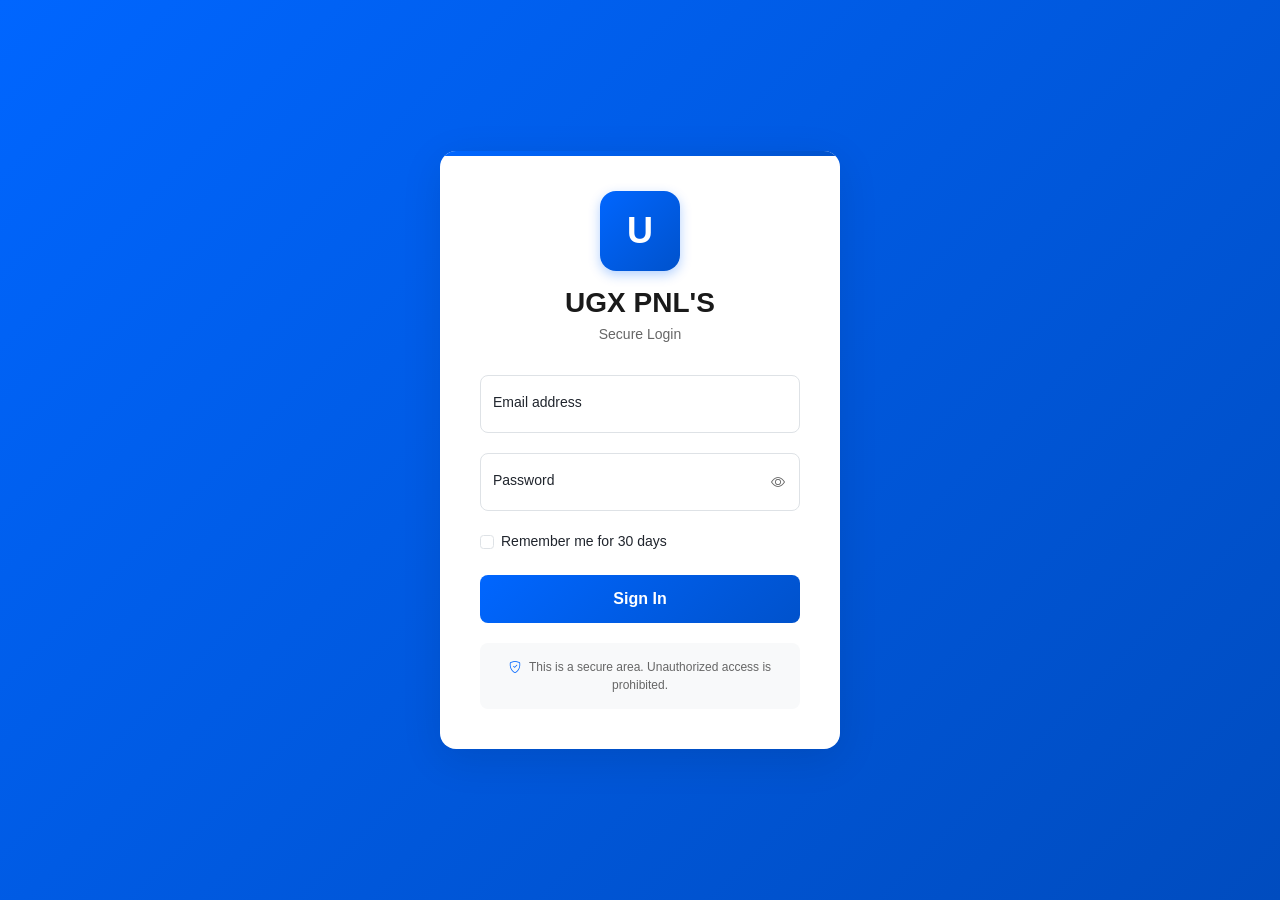
<file: public_html/index.html>
<!DOCTYPE html>
<html lang="en">
  <head>
    <meta charset="UTF-8" />
    <meta name="viewport" content="width=device-width, initial-scale=1.0" />
    <title>UGX PNL'S</title>
    <link rel="icon" type="image/svg+xml" href="favicon.svg" />
    <!-- Bootstrap CSS -->
    <link
      href="static/vendor/bootstrap/bootstrap.min.css"
      rel="stylesheet"
    />
    <!-- Bootstrap Icons -->
    <link rel="stylesheet" href="static/vendor/bootstrap-icons/bootstrap-icons.css">
    <!-- Custom styles -->
    <link rel="stylesheet" href="static/css/styles.css" />
  </head>
  <body>
    <!-- Modern Header -->
    <header class="modern-header">
      <div class="header-container">
        <div class="logo-section">
          <div class="logo-icon">U</div>
          <a href="#" class="logo-text">
            UGX PNL'S
            <span>Calculator</span>
          </a>
        </div>
        <nav class="nav-section">
          <span class="nav-btn ghost" id="navUser" style="display:none;"></span>
          <a href="admin.html" class="nav-btn" id="navAdminLink" style="display:none;">
            <i class="bi bi-people"></i>
            <span>Users</span>
          </a>
          <button class="nav-btn" onclick="syncNow()">
            <i class="bi bi-arrow-clockwise"></i>
            <span>Sync</span>
          </button>
          <a href="job_form.html" class="nav-btn primary" onclick="createNew()">
            <i class="bi bi-plus"></i>
            <span>New Job</span>
          </a>
          <button class="nav-btn" id="navLogout" onclick="if(window.Auth)Auth.authLogout()">
            <i class="bi bi-box-arrow-right"></i>
            <span>Logout</span>
          </button>
        </nav>
      </div>
    </header>

    <!-- Main content -->
    <main class="main-container">
      <div class="page-header ops-page-header">
        <div>
          <h1 class="page-title">Projects</h1>
          <p class="page-subtitle">Live job costing, customer estimates, scheduling, and profit tracking.</p>
        </div>
      </div>

      <section class="operations-dashboard" aria-label="Client and profit dashboard">
        <div class="dashboard-toolbar">
          <div>
              <h2 class="section-title">Total Jobs Calculations</h2>
            <p class="dashboard-subtitle">Client rollups, job mix, and real P&L totals from saved jobs.</p>
          </div>
          <div class="dashboard-controls">
            <label for="clientSort" class="form-label">Sort clients</label>
            <select id="clientSort" class="form-select" onchange="handleClientSort(this.value)">
              <option value="jobs_desc">Total jobs done</option>
              <option value="profit_desc">Net profit</option>
              <option value="revenue_desc">Total quoted</option>
              <option value="margin_desc">Profit margin</option>
              <option value="recent_desc">Most recent</option>
              <option value="name_asc">Client name</option>
            </select>
          </div>
	        </div>
	        <div id="permissionTools" class="permission-tools"></div>
	        <div id="operationsSummary"></div>
	        <div class="dashboard-grid">
          <div class="modern-card dashboard-card">
            <div class="card-header compact">
              <h3 class="section-title">Client Profiles</h3>
            </div>
            <div class="card-body">
              <div id="clientProfiles"></div>
            </div>
          </div>
          <div class="modern-card dashboard-card">
            <div class="card-header compact">
              <h3 class="section-title">Job Type Mix</h3>
            </div>
            <div class="card-body">
              <div id="jobTypeSummary"></div>
            </div>
          </div>
	        </div>
	      </section>

	      <section class="modern-card schedule-dashboard" aria-label="Active job board and calendar">
	        <div class="card-header schedule-header">
	          <div>
	            <h2 class="section-title">Active Job Board & Calendar</h2>
	            <p class="dashboard-subtitle">Track job ranges, active work, upcoming starts, and scheduling gaps.</p>
	          </div>
	          <div class="calendar-actions">
	            <button type="button" class="modern-btn ghost" onclick="shiftCalendarRange(-1)" title="Previous range">
	              <i class="bi bi-chevron-left"></i>
	            </button>
	            <button type="button" class="modern-btn ghost" onclick="jumpCalendarToday()">
	              <i class="bi bi-calendar-check"></i>
	              Today
	            </button>
	            <button type="button" class="modern-btn ghost" onclick="shiftCalendarRange(1)" title="Next range">
	              <i class="bi bi-chevron-right"></i>
	            </button>
	            <button type="button" class="modern-btn primary" onclick="openCalendarOverlay()">
	              <i class="bi bi-arrows-fullscreen"></i>
	              Overlay
	            </button>
	          </div>
	        </div>
	        <div class="card-body">
	          <div class="calendar-toolbar">
	            <div class="calendar-mode-tabs" role="group" aria-label="Calendar view">
	              <button type="button" id="calendarModeMonth" class="calendar-mode active" onclick="handleCalendarView('month')">
	                <i class="bi bi-calendar3"></i>
	                Month
	              </button>
	              <button type="button" id="calendarModeYear" class="calendar-mode" onclick="handleCalendarView('year')">
	                <i class="bi bi-calendar4"></i>
	                Year
	              </button>
	              <button type="button" id="calendarModeCustom" class="calendar-mode" onclick="handleCalendarView('custom')">
	                <i class="bi bi-calendar-range"></i>
	                Custom
	              </button>
	            </div>
	            <div class="calendar-range-inputs" id="calendarRangeInputs">
	              <label>
	                Start
	                <input type="date" id="calendarCustomStart" class="form-control" onchange="handleCustomCalendarRange()" />
	              </label>
	              <label>
	                End
	                <input type="date" id="calendarCustomEnd" class="form-control" onchange="handleCustomCalendarRange()" />
	              </label>
	            </div>
	          </div>
	          <div id="scheduleSummary" class="schedule-summary"></div>
	          <div class="schedule-layout">
	            <div id="jobBoard" class="job-board"></div>
	            <div id="jobCalendar" class="job-calendar"></div>
	          </div>
	        </div>
	      </section>
	      
	      <div class="modern-card jobs-panel">
        <div class="card-header jobs-header">
          <div class="jobs-header-inner">
            <div class="jobs-title-row">
              <h2 class="section-title">Active Jobs</h2>
              <span class="status-badge secondary" id="syncStatus">
                <i class="bi bi-wifi-off"></i>
                Offline
              </span>
            </div>
            <div class="jobs-actions">
              <div class="search-container">
                <i class="bi bi-search search-icon"></i>
                <input type="text" class="search-input" placeholder="Search jobs..." onkeyup="handleSearch(this.value)">
              </div>
              <button class="modern-btn primary" onclick="createNew()">
                <i class="bi bi-plus-lg"></i>
                New Job
              </button>
            </div>
          </div>
        </div>
        <div class="card-body" style="padding: 0;">
          <div id="jobsList"></div>
        </div>
      </div>
    </main>

    <!-- API client -->
    <script src="static/js/api.js"></script>
    <!-- Main app script -->
    <!-- Auth script (load before app.js) -->
    <script src="static/js/auth.js"></script>
    <!-- Custom script -->
    <script src="static/js/app.js"></script>
    <!-- Bootstrap JS Bundle with Popper (non-critical for dashboard startup) -->
	    <script
	      src="static/vendor/bootstrap/bootstrap.bundle.min.js"
	      async
	    ></script>

	    <div class="calendar-overlay" id="calendarOverlay" aria-hidden="true">
	      <div class="calendar-overlay-panel" role="dialog" aria-modal="true" aria-labelledby="calendarOverlayTitle">
	        <div class="calendar-overlay-head">
	          <div>
	            <h2 id="calendarOverlayTitle">Operations Calendar</h2>
	            <p id="calendarOverlaySubtitle">Month, year, and custom range job tracking.</p>
	          </div>
	          <div class="calendar-actions">
	            <button type="button" class="modern-btn ghost" onclick="shiftCalendarRange(-1)" title="Previous range">
	              <i class="bi bi-chevron-left"></i>
	            </button>
	            <button type="button" class="modern-btn ghost" onclick="jumpCalendarToday()">
	              <i class="bi bi-calendar-check"></i>
	              Today
	            </button>
	            <button type="button" class="modern-btn ghost" onclick="shiftCalendarRange(1)" title="Next range">
	              <i class="bi bi-chevron-right"></i>
	            </button>
	            <button type="button" class="modern-btn ghost icon-only" onclick="closeCalendarOverlay()" title="Close overlay">
	              <i class="bi bi-x-lg"></i>
	            </button>
	          </div>
	        </div>
	        <div class="calendar-toolbar overlay-toolbar">
	          <div class="calendar-mode-tabs" role="group" aria-label="Overlay calendar view">
	            <button type="button" id="overlayModeMonth" class="calendar-mode active" onclick="handleCalendarView('month')">
	              <i class="bi bi-calendar3"></i>
	              Month
	            </button>
	            <button type="button" id="overlayModeYear" class="calendar-mode" onclick="handleCalendarView('year')">
	              <i class="bi bi-calendar4"></i>
	              Year
	            </button>
	            <button type="button" id="overlayModeCustom" class="calendar-mode" onclick="handleCalendarView('custom')">
	              <i class="bi bi-calendar-range"></i>
	              Custom
	            </button>
	          </div>
	          <div class="calendar-range-inputs" id="overlayRangeInputs">
	            <label>
	              Start
	              <input type="date" id="overlayCustomStart" class="form-control" onchange="handleCustomCalendarRange(true)" />
	            </label>
	            <label>
	              End
	              <input type="date" id="overlayCustomEnd" class="form-control" onchange="handleCustomCalendarRange(true)" />
	            </label>
	          </div>
	        </div>
	        <div id="overlayScheduleSummary" class="schedule-summary"></div>
	        <div class="schedule-layout overlay-layout">
	          <div id="overlayJobBoard" class="job-board"></div>
	          <div id="overlayJobCalendar" class="job-calendar"></div>
	        </div>
	      </div>
	    </div>
	  </body>
	</html>
</file>
<file: public_html/static/css/styles.css>
/* Modern, clean styling for UGX PNL'S */

:root {
  --primary-color: #0066ff;
  --primary-dark: #0052cc;
  --primary-light: #e6f0ff;
  --success-color: #00875a;
  --danger-color: #de350b;
  --warning-color: #ff991f;
  --info-color: #0065ff;
  --text-primary: #172b4d;
  --text-secondary: #6b778c;
  --text-light: #8993a4;
  --bg-primary: #ffffff;
  --bg-secondary: #f4f5f7;
  --bg-tertiary: #fafbfc;
  --border-color: #dfe1e6;
  --border-light: #ebecf0;
  --shadow-sm: 0 1px 2px rgba(0,0,0,0.05);
  --shadow-md: 0 4px 6px -1px rgba(0,0,0,0.1), 0 2px 4px -1px rgba(0,0,0,0.06);
  --shadow-lg: 0 10px 15px -3px rgba(0,0,0,0.1), 0 4px 6px -2px rgba(0,0,0,0.05);
  --shadow-xl: 0 20px 25px -5px rgba(0,0,0,0.1), 0 10px 10px -5px rgba(0,0,0,0.04);
  --radius-sm: 4px;
  --radius-md: 8px;
  --radius-lg: 12px;
  --radius-xl: 16px;
}

* {
  box-sizing: border-box;
}

body {
  background-color: var(--bg-tertiary);
  font-family: -apple-system, BlinkMacSystemFont, 'Segoe UI', Roboto, Helvetica, Arial, sans-serif;
  color: var(--text-primary);
  line-height: 1.5;
  font-size: 14px;
  margin: 0;
  padding: 0;
  min-height: 100vh;
}

/* Modern Header */
.modern-header {
  background: var(--bg-primary);
  border-bottom: 1px solid var(--border-light);
  position: sticky;
  top: 0;
  z-index: 100;
  backdrop-filter: blur(10px);
  background-color: rgba(255,255,255,0.95);
}

.header-container {
  max-width: 1400px;
  margin: 0 auto;
  padding: 0 24px;
  display: flex;
  align-items: center;
  justify-content: space-between;
  height: 64px;
}

.logo-section {
  display: flex;
  align-items: center;
  gap: 12px;
}

.logo-icon {
  width: 32px;
  height: 32px;
  background: var(--primary-color);
  border-radius: var(--radius-md);
  display: flex;
  align-items: center;
  justify-content: center;
  color: white;
  font-weight: 700;
  font-size: 18px;
}

.logo-text {
  font-size: 18px;
  font-weight: 600;
  color: var(--text-primary);
  text-decoration: none;
  display: flex;
  align-items: center;
  gap: 8px;
}

.nav-section {
  display: flex;
  align-items: center;
  gap: 8px;
}

.nav-btn {
  padding: 8px 16px;
  border-radius: var(--radius-md);
  border: none;
  background: transparent;
  color: var(--text-secondary);
  font-weight: 500;
  font-size: 14px;
  cursor: pointer;
  transition: all 0.2s;
  text-decoration: none;
  display: inline-flex;
  align-items: center;
  gap: 6px;
}

.nav-btn:hover {
  background: var(--bg-secondary);
  color: var(--text-primary);
}

.nav-btn.primary {
  background: var(--primary-color);
  color: white;
}

.nav-btn.primary:hover {
  background: var(--primary-dark);
  transform: translateY(-1px);
  box-shadow: var(--shadow-md);
}

/* Hide old navbar */
.navbar {
  display: none;
}

/* Modern Container */
.main-container {
  max-width: 1400px;
  margin: 0 auto;
  padding: 32px 24px;
}

@media (max-width: 768px) {
  .main-container {
    padding: 16px;
  }
}

/* Modern Cards */
.modern-card {
  background: var(--bg-primary);
  border-radius: var(--radius-lg);
  border: 1px solid var(--border-light);
  box-shadow: var(--shadow-sm);
  overflow: hidden;
  transition: all 0.3s;
}

.modern-card:hover {
  box-shadow: var(--shadow-md);
}

.card-header {
  padding: 24px;
  border-bottom: 1px solid var(--border-light);
  background: var(--bg-tertiary);
}

.card-body {
  padding: 24px;
}

.page-header {
  margin-bottom: 32px;
}

.page-title {
  font-size: 24px;
  font-weight: 600;
  color: var(--text-primary);
  margin: 0;
  margin-bottom: 8px;
}

.page-subtitle {
  font-size: 14px;
  color: var(--text-secondary);
  margin: 0;
}

/* Modern Tables */
.modern-table {
  width: 100%;
  background: var(--bg-primary);
  border-radius: var(--radius-lg);
  overflow: hidden;
  border: 1px solid var(--border-light);
}

.modern-table thead {
  background: var(--bg-secondary);
  border-bottom: 1px solid var(--border-light);
}

.modern-table th {
  padding: 12px 16px;
  text-align: left;
  font-weight: 500;
  font-size: 12px;
  color: var(--text-secondary);
  text-transform: uppercase;
  letter-spacing: 0.02em;
}

.modern-table td {
  padding: 16px;
  border-bottom: 1px solid var(--border-light);
  color: var(--text-primary);
  font-size: 14px;
}

.modern-table tbody tr:last-child td {
  border-bottom: none;
}

.modern-table tbody tr:hover {
  background: var(--bg-tertiary);
}

.table-responsive {
  overflow-x: auto;
  -webkit-overflow-scrolling: touch;
}

/* Client estimate builder */
.client-estimate-panel {
  border: 1px solid var(--border-light);
  background: linear-gradient(180deg, #ffffff 0%, #f9fbff 100%);
  border-radius: var(--radius-md);
  padding: 20px;
}

.client-estimate-head {
  display: flex;
  align-items: center;
  justify-content: space-between;
  gap: 16px;
  margin-bottom: 16px;
  padding-bottom: 14px;
  border-bottom: 1px solid var(--border-light);
}

.client-estimate-kicker {
  color: var(--text-secondary);
  font-size: 12px;
  font-weight: 600;
  text-transform: uppercase;
  letter-spacing: 0.04em;
}

.client-estimate-footer {
  display: flex;
  align-items: center;
  justify-content: space-between;
  gap: 16px;
  margin-top: 18px;
  padding-top: 14px;
  border-top: 1px solid var(--border-light);
}

.client-estimate-options {
  display: flex;
  align-items: center;
  gap: 18px;
  flex-wrap: wrap;
}

.client-itemization-head {
  display: flex;
  align-items: center;
  justify-content: space-between;
  gap: 12px;
  margin-bottom: 8px;
}

.client-itemization-actions {
  display: flex;
  flex-wrap: wrap;
  gap: 8px;
}

.client-itemization-wrap {
  border: 1px solid var(--border-light);
  border-radius: var(--radius-md);
  overflow-x: auto;
  background: #ffffff;
}

.client-itemization-table {
  width: 100%;
  min-width: 620px;
  border-collapse: collapse;
  table-layout: fixed;
}

.client-itemization-table th,
.client-itemization-table td {
  padding: 10px;
  border-bottom: 1px solid var(--border-light);
  vertical-align: middle;
}

.client-itemization-table th {
  color: var(--text-secondary);
  font-size: 12px;
  font-weight: 700;
  text-transform: uppercase;
  letter-spacing: 0.04em;
}

.client-itemization-table tr:last-child td {
  border-bottom: 0;
}

.client-item-amount-col {
  width: 170px;
}

.client-item-action-col {
  width: 56px;
}

.client-itemization-table .btn {
  width: 36px;
  height: 36px;
  padding: 0;
}

.client-estimate-preview {
  min-width: 220px;
  padding: 12px 14px;
  border: 1px solid #b8d1ff;
  border-radius: var(--radius-md);
  background: #eef5ff;
  text-align: right;
}

.client-estimate-preview span,
.client-estimate-preview small {
  display: block;
  color: var(--text-secondary);
  font-size: 12px;
}

.client-estimate-preview strong {
  display: block;
  color: var(--primary-dark);
  font-size: 22px;
  line-height: 1.1;
}

@media (max-width: 768px) {
  .client-estimate-head,
  .client-estimate-footer {
    align-items: stretch;
    flex-direction: column;
  }

  .client-estimate-preview {
    min-width: 0;
    text-align: left;
  }

  .client-itemization-head {
    align-items: stretch;
    flex-direction: column;
  }
}

/* Modern Buttons */
.modern-btn {
  padding: 8px 16px;
  border-radius: var(--radius-md);
  border: none;
  font-weight: 500;
  font-size: 14px;
  cursor: pointer;
  transition: all 0.2s;
  display: inline-flex;
  align-items: center;
  gap: 6px;
  text-decoration: none;
  outline: none;
  position: relative;
  overflow: hidden;
}

.modern-btn:hover {
  transform: translateY(-1px);
}

.modern-btn:active {
  transform: translateY(0);
}

.modern-btn.primary {
  background: var(--primary-color);
  color: white;
  box-shadow: var(--shadow-sm);
}

.modern-btn.primary:hover {
  background: var(--primary-dark);
  box-shadow: var(--shadow-md);
}

.modern-btn.secondary {
  background: var(--bg-secondary);
  color: var(--text-primary);
  border: 1px solid var(--border-light);
}

.modern-btn.secondary:hover {
  background: var(--bg-tertiary);
  border-color: var(--border-color);
}

.modern-btn.success {
  background: var(--success-color);
  color: white;
}

.modern-btn.danger {
  background: var(--danger-color);
  color: white;
}

.modern-btn.ghost {
  background: transparent;
  color: var(--text-secondary);
}

.modern-btn.ghost:hover {
  background: var(--bg-secondary);
  color: var(--text-primary);
}

.modern-btn.icon-only {
  padding: 8px;
  width: 32px;
  height: 32px;
}

/* Button Group */
.btn-group {
  display: flex;
  gap: 8px;
  flex-wrap: wrap;
  align-items: center;
}

/* Keep compatibility with Bootstrap buttons */
.btn {
  padding: 8px 16px;
  border-radius: var(--radius-md);
  font-weight: 500;
  font-size: 14px;
  transition: all 0.2s;
  border: none;
}

.btn-primary {
  background: var(--primary-color);
  color: white;
}

.btn-primary:hover {
  background: var(--primary-dark);
}

/* Modern Form Controls */
.form-group {
  margin-bottom: 20px;
}

.form-label {
  display: block;
  font-weight: 500;
  font-size: 14px;
  color: var(--text-primary);
  margin-bottom: 6px;
}

.form-control, .form-select {
  width: 100%;
  padding: 8px 12px;
  border: 1px solid var(--border-color);
  border-radius: var(--radius-md);
  font-size: 14px;
  color: var(--text-primary);
  background: var(--bg-primary);
  transition: all 0.2s;
  outline: none;
}

.form-control:hover, .form-select:hover {
  border-color: var(--text-secondary);
}

.form-control:focus, .form-select:focus {
  border-color: var(--primary-color);
  box-shadow: 0 0 0 3px rgba(0, 102, 255, 0.1);
}

.form-control[readonly] {
  background: var(--bg-secondary);
  color: var(--text-secondary);
  cursor: not-allowed;
}

/* Form Grid */
.form-grid {
  display: grid;
  gap: 20px;
  grid-template-columns: repeat(auto-fit, minmax(250px, 1fr));
}

@media (max-width: 768px) {
  .form-grid {
    grid-template-columns: 1fr;
  }
}

/* Section Headers */
.section-header {
  margin: 32px 0 20px 0;
  padding-bottom: 12px;
  border-bottom: 1px solid var(--border-light);
}

.section-title {
  font-size: 16px;
  font-weight: 600;
  color: var(--text-primary);
  margin: 0;
}

/* Status Badge */
.status-badge {
  display: inline-flex;
  align-items: center;
  gap: 6px;
  padding: 4px 12px;
  border-radius: 16px;
  font-size: 12px;
  font-weight: 500;
}

.status-badge.success {
  background: #e3fcef;
  color: #006644;
}

.status-badge.info {
  background: #deebff;
  color: #0052cc;
}

.status-badge.warning {
  background: #fffae6;
  color: #974f0c;
}

.status-badge.secondary {
  background: var(--bg-secondary);
  color: var(--text-secondary);
}

/* Keep Bootstrap badge compatibility */
.badge {
  display: inline-flex;
  align-items: center;
  gap: 4px;
  padding: 4px 8px;
  border-radius: 16px;
  font-size: 12px;
  font-weight: 500;
}

/* Empty State */
.empty-state {
  text-align: center;
  padding: 48px 24px;
  color: var(--text-secondary);
}

.empty-state-icon {
  font-size: 48px;
  margin-bottom: 16px;
  opacity: 0.3;
}

.empty-state-title {
  font-size: 16px;
  font-weight: 500;
  color: var(--text-primary);
  margin-bottom: 8px;
}

.empty-state-text {
  font-size: 14px;
  margin-bottom: 24px;
}

/* Operations dashboard */
.operations-dashboard {
  margin-bottom: 24px;
}

.dashboard-toolbar {
  display: flex;
  align-items: flex-end;
  justify-content: space-between;
  gap: 16px;
  margin-bottom: 16px;
}

.dashboard-subtitle {
  color: var(--text-secondary);
  margin: 4px 0 0;
}

.dashboard-controls {
  min-width: 220px;
}

.ops-kpi-grid {
  display: grid;
  grid-template-columns: repeat(6, minmax(0, 1fr));
  gap: 12px;
  margin-bottom: 16px;
}

.ops-kpi {
  background: var(--bg-primary);
  border: 1px solid var(--border-light);
  border-radius: var(--radius-md);
  padding: 14px;
  min-width: 0;
  box-shadow: var(--shadow-sm);
}

.ops-kpi i {
  color: var(--primary-color);
  font-size: 18px;
}

.ops-kpi span {
  display: block;
  color: var(--text-secondary);
  font-size: 12px;
  font-weight: 600;
  margin-top: 8px;
}

.ops-kpi strong {
  display: block;
  color: var(--text-primary);
  font-size: 18px;
  line-height: 1.2;
  margin-top: 2px;
  overflow-wrap: anywhere;
}

.dashboard-grid {
  display: grid;
  grid-template-columns: minmax(0, 2fr) minmax(300px, 1fr);
  gap: 16px;
}

.dashboard-card {
  min-width: 0;
}

.card-header.compact {
  padding: 16px 20px;
}

.client-profile-grid {
  display: grid;
  grid-template-columns: repeat(auto-fit, minmax(280px, 1fr));
  gap: 12px;
}

.client-profile-card {
  border: 1px solid var(--border-light);
  border-radius: var(--radius-md);
  padding: 14px;
  background: var(--bg-primary);
  min-width: 0;
}

.client-profile-head {
  display: flex;
  align-items: flex-start;
  justify-content: space-between;
  gap: 12px;
  margin-bottom: 12px;
}

.client-profile-head h4 {
  font-size: 15px;
  font-weight: 700;
  margin: 0;
  overflow-wrap: anywhere;
}

.client-profile-head p {
  color: var(--text-secondary);
  font-size: 12px;
  margin: 2px 0 0;
}

.client-profile-numbers {
  display: grid;
  grid-template-columns: repeat(4, minmax(0, 1fr));
  gap: 8px;
  margin-bottom: 12px;
}

.client-profile-numbers div {
  background: var(--bg-tertiary);
  border-radius: var(--radius-sm);
  padding: 8px;
  min-width: 0;
}

.client-profile-numbers span {
  display: block;
  color: var(--text-secondary);
  font-size: 11px;
  font-weight: 600;
}

.client-profile-numbers strong {
  display: block;
  color: var(--text-primary);
  font-size: 13px;
  margin-top: 2px;
  overflow-wrap: anywhere;
}

.client-type-list {
  display: flex;
  gap: 6px;
  flex-wrap: wrap;
  margin-bottom: 10px;
}

.client-type-chip {
  background: var(--primary-light);
  border-radius: 999px;
  color: var(--primary-dark);
  font-size: 11px;
  font-weight: 700;
  padding: 3px 8px;
}

.client-job-list {
  display: grid;
  gap: 6px;
}

.client-job-row {
  border: 1px solid var(--border-light);
  border-radius: var(--radius-sm);
  background: var(--bg-primary);
  display: flex;
  justify-content: space-between;
  gap: 10px;
  padding: 8px 10px;
  text-align: left;
  cursor: pointer;
}

.client-job-row:hover {
  background: var(--bg-tertiary);
  border-color: var(--border-color);
}

.client-job-row span,
.client-job-row small {
  overflow-wrap: anywhere;
}

.client-job-row span {
  color: var(--text-primary);
  font-weight: 600;
}

.client-job-row small {
  color: var(--text-secondary);
  flex: 0 0 auto;
}

.job-type-list {
  display: grid;
  gap: 8px;
}

.job-type-row {
  border: 1px solid var(--border-light);
  border-radius: var(--radius-md);
  display: flex;
  justify-content: space-between;
  gap: 12px;
  padding: 12px;
}

.job-type-row strong,
.job-type-row span {
  display: block;
}

.job-type-row span {
  color: var(--text-secondary);
  font-size: 12px;
}

.job-type-money {
  text-align: right;
}

/* Permissions + schedule dashboard */
.permission-tools {
  margin: 14px 0 16px;
}

.permission-card {
  align-items: center;
  background: var(--bg-primary);
  border: 1px solid var(--border-light);
  border-radius: var(--radius-md);
  display: flex;
  gap: 16px;
  justify-content: space-between;
  padding: 14px;
}

.permission-card.admin {
  border-color: #b3d4ff;
  background: #f6faff;
}

.permission-card.user {
  border-color: #d8dee8;
}

.permission-copy strong,
.permission-copy span {
  display: block;
}

.permission-copy strong {
  font-size: 14px;
}

.permission-copy span {
  color: var(--text-secondary);
  font-size: 12px;
}

.permission-actions,
.calendar-actions {
  align-items: center;
  display: flex;
  flex-wrap: wrap;
  gap: 8px;
}

.schedule-dashboard {
  margin-bottom: 24px;
}

.schedule-header {
  align-items: center;
  display: flex;
  justify-content: space-between;
  gap: 16px;
}

.calendar-toolbar {
  align-items: center;
  display: flex;
  justify-content: space-between;
  gap: 12px;
  margin-bottom: 16px;
}

.calendar-mode-tabs {
  background: var(--bg-secondary);
  border: 1px solid var(--border-light);
  border-radius: var(--radius-md);
  display: inline-flex;
  gap: 4px;
  padding: 4px;
}

.calendar-mode {
  align-items: center;
  background: transparent;
  border: 0;
  border-radius: var(--radius-sm);
  color: var(--text-secondary);
  display: inline-flex;
  font-weight: 700;
  gap: 6px;
  min-height: 34px;
  padding: 8px 12px;
}

.calendar-mode.active {
  background: var(--bg-primary);
  color: var(--primary-dark);
  box-shadow: var(--shadow-sm);
}

.calendar-range-inputs {
  align-items: end;
  display: none;
  gap: 10px;
}

.calendar-range-inputs label {
  color: var(--text-secondary);
  display: grid;
  font-size: 11px;
  font-weight: 700;
  gap: 3px;
}

.schedule-summary {
  display: grid;
  grid-template-columns: repeat(6, minmax(0, 1fr));
  gap: 10px;
  margin-bottom: 16px;
}

.schedule-kpi {
  background: var(--bg-tertiary);
  border: 1px solid var(--border-light);
  border-radius: var(--radius-md);
  min-width: 0;
  padding: 12px;
}

.schedule-kpi i {
  color: var(--primary-color);
}

.schedule-kpi span,
.schedule-kpi strong {
  display: block;
}

.schedule-kpi span {
  color: var(--text-secondary);
  font-size: 11px;
  font-weight: 700;
  margin-top: 6px;
}

.schedule-kpi strong {
  font-size: 16px;
  overflow-wrap: anywhere;
}

.schedule-layout {
  display: grid;
  grid-template-columns: minmax(280px, 0.7fr) minmax(0, 1.3fr);
  gap: 16px;
}

.job-board {
  display: grid;
  gap: 10px;
}

.job-lane {
  background: var(--bg-tertiary);
  border: 1px solid var(--border-light);
  border-radius: var(--radius-md);
  padding: 10px;
}

.job-lane-head {
  align-items: center;
  display: flex;
  justify-content: space-between;
  gap: 10px;
  margin-bottom: 8px;
}

.job-lane-head span {
  align-items: center;
  color: var(--text-primary);
  display: inline-flex;
  font-weight: 800;
  gap: 6px;
}

.job-lane-head strong {
  background: var(--bg-primary);
  border-radius: 999px;
  color: var(--text-secondary);
  min-width: 28px;
  padding: 2px 8px;
  text-align: center;
}

.job-lane-list {
  display: grid;
  gap: 6px;
}

.schedule-job-card {
  background: var(--bg-primary);
  border: 1px solid var(--border-light);
  border-radius: var(--radius-sm);
  display: grid;
  gap: 2px;
  padding: 9px 10px;
  text-align: left;
  width: 100%;
}

.schedule-job-card:hover {
  border-color: var(--primary-color);
  box-shadow: var(--shadow-sm);
}

.schedule-job-card strong,
.schedule-job-card span,
.schedule-job-card small,
.schedule-job-card em {
  overflow-wrap: anywhere;
}

.schedule-job-card span,
.schedule-job-card small,
.schedule-job-card em {
  color: var(--text-secondary);
  font-size: 12px;
}

.schedule-job-card em {
  font-style: normal;
  font-weight: 700;
}

.lane-more {
  color: var(--text-secondary);
  font-size: 12px;
  font-weight: 700;
  padding: 4px;
}

.job-calendar {
  min-width: 0;
}

.calendar-title-row {
  align-items: baseline;
  display: flex;
  justify-content: space-between;
  gap: 12px;
  margin-bottom: 10px;
}

.calendar-title-row h3 {
  font-size: 18px;
  font-weight: 800;
  margin: 0;
}

.calendar-title-row span {
  color: var(--text-secondary);
  font-size: 12px;
  font-weight: 700;
}

.month-calendar-grid {
  display: grid;
  grid-template-columns: repeat(7, minmax(0, 1fr));
  gap: 1px;
  overflow: hidden;
  border: 1px solid var(--border-light);
  border-radius: var(--radius-md);
  background: var(--border-light);
}

.calendar-weekday {
  background: var(--bg-tertiary);
  color: var(--text-secondary);
  font-size: 11px;
  font-weight: 800;
  padding: 9px;
  text-align: center;
}

.calendar-day {
  background: var(--bg-primary);
  min-height: 108px;
  padding: 8px;
}

.calendar-day.muted {
  background: #f7f8fa;
  color: var(--text-light);
}

.calendar-day.today {
  box-shadow: inset 0 0 0 2px var(--primary-color);
}

.calendar-day-number {
  font-size: 12px;
  font-weight: 800;
  margin-bottom: 5px;
}

.calendar-job-chip {
  background: var(--primary-light);
  border: 0;
  border-radius: var(--radius-sm);
  color: var(--primary-dark);
  display: block;
  font-size: 11px;
  font-weight: 800;
  margin-top: 4px;
  max-width: 100%;
  overflow: hidden;
  padding: 4px 6px;
  text-align: left;
  text-overflow: ellipsis;
  white-space: nowrap;
  width: 100%;
}

.calendar-job-chip.type-asphalt {
  background: #fff4de;
  color: #7a4b00;
}

.calendar-job-chip.type-concrete {
  background: #eef2f7;
  color: #42526e;
}

.calendar-job-chip.type-pressure-washing {
  background: #e6f7ff;
  color: #005f73;
}

.calendar-more {
  color: var(--text-secondary);
  font-size: 11px;
  font-weight: 700;
  margin-top: 4px;
}

.year-calendar-grid {
  display: grid;
  grid-template-columns: repeat(4, minmax(0, 1fr));
  gap: 10px;
}

.year-month-card {
  background: var(--bg-primary);
  border: 1px solid var(--border-light);
  border-radius: var(--radius-md);
  display: grid;
  gap: 6px;
  min-height: 110px;
  padding: 14px;
  text-align: left;
}

.year-month-card:hover {
  border-color: var(--primary-color);
  box-shadow: var(--shadow-sm);
}

.year-month-card strong {
  font-size: 16px;
}

.year-month-card span,
.year-month-card em {
  color: var(--text-secondary);
  font-size: 12px;
  font-style: normal;
  font-weight: 700;
}

.timeline-calendar {
  border: 1px solid var(--border-light);
  border-radius: var(--radius-md);
  display: grid;
  gap: 1px;
  overflow: hidden;
  background: var(--border-light);
}

.timeline-row {
  align-items: center;
  background: var(--bg-primary);
  border: 0;
  display: grid;
  grid-template-columns: minmax(180px, 0.35fr) minmax(0, 0.65fr);
  gap: 14px;
  padding: 10px;
  text-align: left;
}

.timeline-job-copy strong,
.timeline-job-copy span {
  display: block;
  overflow-wrap: anywhere;
}

.timeline-job-copy span {
  color: var(--text-secondary);
  font-size: 12px;
}

.timeline-track {
  background: var(--bg-secondary);
  border-radius: 999px;
  height: 28px;
  overflow: hidden;
  position: relative;
}

.timeline-bar {
  align-items: center;
  background: var(--primary-color);
  border-radius: 999px;
  color: #fff;
  display: flex;
  font-size: 11px;
  font-weight: 800;
  height: 100%;
  min-width: 24px;
  overflow: hidden;
  padding: 0 8px;
  position: absolute;
}

.calendar-overlay {
  background: rgba(9, 20, 39, 0.72);
  display: none;
  inset: 0;
  padding: 24px;
  position: fixed;
  z-index: 2000;
}

.calendar-overlay.open {
  display: block;
}

.calendar-overlay-open {
  overflow: hidden;
}

.calendar-overlay-panel {
  background: var(--bg-primary);
  border-radius: var(--radius-lg);
  box-shadow: var(--shadow-xl);
  height: calc(100vh - 48px);
  overflow: auto;
  padding: 20px;
}

.calendar-overlay-head {
  align-items: flex-start;
  border-bottom: 1px solid var(--border-light);
  display: flex;
  justify-content: space-between;
  gap: 16px;
  margin-bottom: 16px;
  padding-bottom: 16px;
}

.calendar-overlay-head h2 {
  font-size: 22px;
  font-weight: 800;
  margin: 0;
}

.calendar-overlay-head p {
  color: var(--text-secondary);
  margin: 3px 0 0;
}

.overlay-layout {
  grid-template-columns: minmax(300px, 0.55fr) minmax(0, 1.45fr);
}

.empty-state.compact {
  padding: 24px;
}

/* Measurements */
.measurement-panel {
  background: var(--bg-tertiary);
  border: 1px solid var(--border-light);
  border-radius: var(--radius-lg);
  padding: 18px 20px;
}

.measurement-head {
  display: flex;
  justify-content: space-between;
  gap: 16px;
  align-items: flex-start;
}

.measurement-kicker,
.measurement-meta {
  color: var(--text-secondary);
  font-size: 12px;
  font-weight: 600;
}

.measurement-actions {
  display: flex;
  gap: 8px;
  flex-wrap: wrap;
  justify-content: flex-end;
}

.measurement-summary {
  margin-top: 14px;
}

.measurement-empty {
  border: 1px dashed var(--border-color);
  border-radius: var(--radius-md);
  color: var(--text-secondary);
  padding: 14px;
  text-align: center;
}

.measurement-metrics {
  display: grid;
  grid-template-columns: repeat(4, minmax(0, 1fr));
  gap: 8px;
  margin: 10px 0;
}

.measurement-metric {
  background: var(--bg-primary);
  border: 1px solid var(--border-light);
  border-radius: var(--radius-md);
  padding: 10px;
}

.measurement-metric span {
  color: var(--text-secondary);
  display: block;
  font-size: 11px;
  font-weight: 700;
}

.measurement-metric strong {
  color: var(--text-primary);
  display: block;
  font-size: 16px;
  overflow-wrap: anywhere;
}

.measurement-list {
  display: grid;
  gap: 6px;
}

.measurement-row {
  background: var(--bg-primary);
  border: 1px solid var(--border-light);
  border-radius: var(--radius-sm);
  display: flex;
  justify-content: space-between;
  gap: 12px;
  padding: 8px 10px;
}

.measurement-row strong,
.measurement-row span {
  min-width: 0;
  overflow-wrap: anywhere;
}

.measurement-row span {
  color: var(--text-secondary);
  text-align: right;
}

/* Alerts */
.alert {
  padding: 16px;
  border-radius: var(--radius-md);
  border: none;
  display: flex;
  align-items: center;
  gap: 12px;
  margin-bottom: 16px;
}

.alert-info {
  background: #deebff;
  color: #0052cc;
}

.alert-success {
  background: #e3fcef;
  color: #006644;
}

.alert-warning {
  background: #fffae6;
  color: #974f0c;
}

.alert-danger {
  background: #ffebe6;
  color: #de350b;
}

/* Modals */
.modal-content {
  border-radius: var(--radius-lg);
  border: none;
  box-shadow: var(--shadow-xl);
}

.modal-header {
  padding: 24px;
  border-bottom: 1px solid var(--border-light);
}

.modal-title {
  font-size: 20px;
  font-weight: 600;
  color: var(--text-primary);
}

.modal-body {
  padding: 24px;
}

.modal-footer {
  padding: 16px 24px;
  border-top: 1px solid var(--border-light);
  background: var(--bg-tertiary);
}

/* List group styling */
.list-group-item {
  border: none;
  border-bottom: 1px solid #f3f4f6;
  padding: 0.875rem 0;
}

.list-group-item:last-child {
  border-bottom: none;
}

/* Input group styling */
.input-group-text {
  background-color: #f9fafb;
  border: 1px solid #e5e7eb;
  border-radius: 0.5rem 0 0 0.5rem;
}

/* File input */
input[type="file"] {
  font-size: 0.875rem;
}

/* Logo preview */
#logoPreview {
  border-radius: 0.375rem;
  box-shadow: var(--card-shadow);
}

/* Summary section */
#jobForm .row.g-3 input[readonly] {
  font-weight: 600;
  color: #111827;
  background-color: #f9fafb;
}

/* KPI badges */
.badge.bg-success, .badge.bg-info, .badge.bg-secondary {
  font-size: 0.875rem;
  padding: 0.5rem 1rem;
}

/* Logout button styling */
#logoutBtn {
  margin-left: auto;
  background: rgba(255, 255, 255, 0.1);
  border: 1px solid rgba(255, 255, 255, 0.3);
}

#logoutBtn:hover {
  background: rgba(255, 67, 54, 0.9);
  border-color: rgba(255, 67, 54, 0.9);
}

/* Mobile Responsive - Tablet */
@media (max-width: 1024px) {
  .header-container {
    padding: 0 20px;
  }
  
  .form-grid {
    grid-template-columns: repeat(auto-fit, minmax(200px, 1fr));
  }
  
  .modern-table th,
  .modern-table td {
    padding: 14px;
    font-size: 13px;
  }
}

/* Mobile Responsive - Phone */
@media (max-width: 768px) {
  body {
    font-size: 13px;
  }
  
  .header-container {
    padding: 0 12px;
    height: 56px;
  }
  
  .logo-icon {
    width: 28px;
    height: 28px;
    font-size: 16px;
  }
  
  .logo-text {
    font-size: 16px;
  }
  
  .logo-text span {
    display: none;
  }
  
  .nav-section {
    gap: 4px;
  }
  
  .nav-btn {
    padding: 6px 10px;
    font-size: 12px;
    min-height: 36px;
  }
  
  .nav-btn span {
    display: none;
  }
  
  .nav-btn i {
    font-size: 16px;
  }
  
  .main-container {
    padding: 12px;
  }
  
  .page-header {
    margin-bottom: 20px;
  }
  
  .page-title {
    font-size: 20px;
    margin-bottom: 4px;
  }
  
  .page-subtitle {
    font-size: 12px;
  }
  
  .modern-card {
    border-radius: var(--radius-md);
  }
  
  .card-header {
    padding: 16px;
  }
  
  .card-body {
    padding: 16px;
  }
  
  .section-title {
    font-size: 14px;
  }
  
  .modern-table {
    font-size: 12px;
  }
  
  .modern-table thead {
    display: none;
  }
  
  .modern-table tr {
    display: block;
    margin-bottom: 12px;
    border: 1px solid var(--border-light);
    border-radius: var(--radius-md);
    padding: 12px;
  }
  
  .modern-table td {
    display: block;
    padding: 8px 0;
    border: none;
    position: relative;
    padding-left: 40%;
  }
  
  .modern-table td:before {
    content: attr(data-label);
    position: absolute;
    left: 0;
    width: 35%;
    font-weight: 600;
    color: var(--text-secondary);
    font-size: 11px;
  }
  
  .modern-table tbody tr:hover {
    background: var(--bg-primary);
    box-shadow: var(--shadow-sm);
  }
  
  .btn-group {
    width: 100%;
  }
  
  .modern-btn {
    flex: 1;
    justify-content: center;
    min-height: 40px;
    font-size: 13px;
    padding: 10px 14px;
  }
  
  .form-group {
    margin-bottom: 16px;
  }
  
  .form-label {
    font-size: 13px;
    margin-bottom: 4px;
  }
  
  .form-control, .form-select {
    font-size: 13px;
    padding: 10px;
    min-height: 40px;
  }
  
  .search-container {
    max-width: none;
  }
  
  .search-input {
    font-size: 13px;
    padding: 8px 12px 8px 36px;
  }
  
  .status-badge {
    font-size: 11px;
    padding: 3px 8px;
  }
  
  .empty-state {
    padding: 32px 16px;
  }
  
  .empty-state-icon {
    font-size: 36px;
  }
  
  .empty-state-title {
    font-size: 14px;
  }
  
	  .empty-state-text {
	    font-size: 12px;
	  }

	  .dashboard-toolbar,
	  .schedule-header,
	  .calendar-toolbar,
	  .permission-card,
	  .calendar-overlay-head,
	  .measurement-head {
	    align-items: stretch;
	    flex-direction: column;
	  }

	  .dashboard-controls {
	    min-width: 0;
	    width: 100%;
	  }

	  .ops-kpi-grid,
	  .schedule-summary,
	  .dashboard-grid,
	  .schedule-layout,
	  .year-calendar-grid,
	  .measurement-metrics {
	    grid-template-columns: 1fr 1fr;
	  }

	  .calendar-mode-tabs,
	  .calendar-range-inputs,
	  .permission-actions,
	  .calendar-actions {
	    width: 100%;
	  }

	  .calendar-mode {
	    flex: 1;
	    justify-content: center;
	  }

	  .month-calendar-grid {
	    font-size: 11px;
	  }

	  .calendar-day {
	    min-height: 84px;
	    padding: 5px;
	  }

	  .calendar-job-chip {
	    font-size: 10px;
	    padding: 3px 4px;
	  }

	  .timeline-row {
	    grid-template-columns: 1fr;
	  }

	  .calendar-overlay {
	    padding: 8px;
	  }

	  .calendar-overlay-panel {
	    height: calc(100vh - 16px);
	    padding: 14px;
	  }

	  .client-profile-grid {
	    grid-template-columns: 1fr;
	  }

	  .client-profile-numbers {
	    grid-template-columns: 1fr 1fr;
	  }

	  .client-job-row,
	  .job-type-row,
	  .measurement-row {
	    flex-direction: column;
	  }

	  .client-job-row small,
	  .job-type-money,
	  .measurement-row span {
	    text-align: left;
	  }

	  .measurement-actions {
	    justify-content: stretch;
	  }

	  .measurement-actions .btn {
	    flex: 1 1 100%;
	  }
  
  .alert {
    padding: 12px;
    font-size: 13px;
  }
  
  .modal-header {
    padding: 16px;
  }
  
  .modal-title {
    font-size: 18px;
  }
  
  .modal-body {
    padding: 16px;
  }
  
  .modal-footer {
    padding: 12px 16px;
  }
  
  .kpi-container {
    grid-template-columns: 1fr 1fr;
    gap: 8px;
  }
  
  .kpi-card {
    padding: 12px;
  }
  
  .kpi-label {
    font-size: 11px;
  }
  
  .kpi-value {
    font-size: 18px;
  }
  
  input[type="range"] {
    height: 8px;
  }
  
  input[type="range"]::-webkit-slider-thumb,
  input[type="range"]::-moz-range-thumb {
    width: 20px;
    height: 20px;
  }
  
  .notification-container {
    top: 70px;
    right: 10px;
    left: 10px;
    max-width: none;
  }
  
  .notification {
    padding: 12px;
    font-size: 13px;
  }
  
  .notification-icon {
    font-size: 18px;
  }
  
  .notification-message {
    font-size: 12px;
  }
  
  .auto-save-indicator {
    bottom: 10px;
    right: 10px;
    padding: 6px 12px;
    font-size: 11px;
  }
  
  /* Touch-friendly spacing */
  button, .btn, a.nav-btn, input, select, textarea {
    min-height: 40px;
  }
  
  /* Better spacing between form elements */
  .row.g-3 {
    --bs-gutter-y: 1rem;
    --bs-gutter-x: 0.75rem;
  }
}

/* Small mobile devices */
@media (max-width: 480px) {
  .header-container {
    padding: 0 8px;
  }
  
  .logo-icon {
    width: 24px;
    height: 24px;
    font-size: 14px;
  }
  
  .logo-text {
    font-size: 14px;
  }
  
  .nav-btn {
    padding: 6px 8px;
  }
  
  .page-title {
    font-size: 18px;
  }
  
  .modern-btn {
    font-size: 12px;
    padding: 8px 12px;
  }
  
  .template-card {
    min-width: 100%;
  }
  
  .kpi-container {
    grid-template-columns: 1fr;
  }
  
  /* Stack action buttons vertically on very small screens */
  .action-buttons {
    flex-direction: column;
  }
  
  .action-buttons .modern-btn {
    width: 100%;
  }
}

/* Smooth transitions */
* {
  transition: background-color 0.2s ease, border-color 0.2s ease;
}

/* Custom scrollbar */
::-webkit-scrollbar {
  width: 8px;
  height: 8px;
}

::-webkit-scrollbar-track {
  background: #f3f4f6;
}

::-webkit-scrollbar-thumb {
  background: #d1d5db;
  border-radius: 4px;
}

::-webkit-scrollbar-thumb:hover {
  background: #9ca3af;
}

/* Action buttons spacing */
.action-buttons {
  display: flex;
  gap: 8px;
  flex-wrap: wrap;
  margin-top: 24px;
}

@media (max-width: 768px) {
  .action-buttons {
    flex-direction: column;
    gap: 6px;
    margin-top: 16px;
  }
  
  .action-buttons .modern-btn,
  .action-buttons .btn {
    width: 100%;
    justify-content: center;
    min-height: 44px;
  }
  
  /* Job form action buttons */
  #jobForm .mt-4.d-flex {
    flex-direction: column;
    gap: 8px;
  }
  
  #jobForm .mt-4.d-flex .btn {
    width: 100%;
    justify-content: center;
    min-height: 44px;
  }
  
  /* Fix range inputs on mobile */
  .d-flex.align-items-center.gap-2 {
    flex-wrap: wrap;
  }
  
  .d-flex.align-items-center.gap-2 .form-range {
    width: 100%;
    margin-bottom: 8px;
  }
  
  .d-flex.align-items-center.gap-2 input[type="number"] {
    width: 100% !important;
  }
}

/* Calculator Container */
#calculatorContainer {
  background: var(--bg-secondary);
  padding: 20px;
  border-radius: var(--radius-lg);
  border: 1px solid var(--border-light);
  margin: 16px 0;
}

#calculatorContainer h5 {
  font-size: 16px;
  font-weight: 600;
  color: var(--text-primary);
  margin-bottom: 16px;
}

/* KPI Cards */
.kpi-container {
  display: grid;
  grid-template-columns: repeat(auto-fit, minmax(150px, 1fr));
  gap: 12px;
  margin-bottom: 20px;
}

.kpi-card {
  background: var(--bg-primary);
  padding: 16px;
  border-radius: var(--radius-md);
  border: 1px solid var(--border-light);
  text-align: center;
}

.kpi-label {
  font-size: 12px;
  color: var(--text-secondary);
  margin-bottom: 4px;
}

.kpi-value {
  font-size: 20px;
  font-weight: 600;
  color: var(--text-primary);
}

/* Chart container in modal */
#previewChart {
  max-height: 300px !important;
  margin-top: 20px;
}

/* Loading States */
.loading {
  opacity: 0.6;
  pointer-events: none;
}

.spinner {
  display: inline-block;
  width: 16px;
  height: 16px;
  border: 2px solid var(--border-light);
  border-radius: 50%;
  border-top-color: var(--primary-color);
  animation: spin 1s ease-in-out infinite;
}

@keyframes spin {
  to { transform: rotate(360deg); }
}

/* Utility Classes */
.text-muted {
  color: var(--text-secondary) !important;
}

.text-small {
  font-size: 12px;
}

.mt-4 { margin-top: 32px; }
.mb-4 { margin-bottom: 32px; }
.p-4 { padding: 32px; }

/* Hide elements */
.d-none { display: none !important; }

/* Range Input Styling */
input[type="range"] {
  -webkit-appearance: none;
  width: 100%;
  height: 6px;
  border-radius: 3px;
  background: var(--border-light);
  outline: none;
  transition: background 0.15s;
}

input[type="range"]:hover {
  background: var(--border-color);
}

input[type="range"]::-webkit-slider-thumb {
  -webkit-appearance: none;
  appearance: none;
  width: 18px;
  height: 18px;
  border-radius: 50%;
  background: var(--primary-color);
  cursor: pointer;
  transition: all 0.15s;
  box-shadow: var(--shadow-sm);
}

input[type="range"]::-webkit-slider-thumb:hover {
  transform: scale(1.1);
  box-shadow: var(--shadow-md);
}

input[type="range"]::-moz-range-thumb {
  width: 18px;
  height: 18px;
  border-radius: 50%;
  background: var(--primary-color);
  cursor: pointer;
  transition: all 0.15s;
  box-shadow: var(--shadow-sm);
  border: none;
}

input[type="range"]::-moz-range-thumb:hover {
  transform: scale(1.1);
  box-shadow: var(--shadow-md);
}

.form-range {
  padding: 0;
}

/* Notification System */
.notification-container {
  position: fixed;
  top: 80px;
  right: 20px;
  z-index: 1000;
  max-width: 400px;
}

.notification {
  background: white;
  border-radius: var(--radius-md);
  box-shadow: var(--shadow-lg);
  padding: 16px;
  margin-bottom: 12px;
  display: flex;
  align-items: flex-start;
  gap: 12px;
  animation: slideIn 0.3s ease-out;
  position: relative;
  overflow: hidden;
}

@keyframes slideIn {
  from {
    transform: translateX(400px);
    opacity: 0;
  }
  to {
    transform: translateX(0);
    opacity: 1;
  }
}

.notification.success {
  border-left: 4px solid var(--success-color);
}

.notification.error {
  border-left: 4px solid var(--danger-color);
}

.notification.warning {
  border-left: 4px solid var(--warning-color);
}

.notification.info {
  border-left: 4px solid var(--info-color);
}

.notification-icon {
  font-size: 20px;
}

.notification.success .notification-icon {
  color: var(--success-color);
}

.notification.error .notification-icon {
  color: var(--danger-color);
}

.notification.warning .notification-icon {
  color: var(--warning-color);
}

.notification.info .notification-icon {
  color: var(--info-color);
}

.notification-content {
  flex: 1;
}

.notification-title {
  font-weight: 600;
  margin-bottom: 4px;
  color: var(--text-primary);
}

.notification-message {
  font-size: 14px;
  color: var(--text-secondary);
  margin: 0;
}

.notification-close {
  background: none;
  border: none;
  color: var(--text-light);
  cursor: pointer;
  font-size: 18px;
  padding: 0;
  width: 24px;
  height: 24px;
  display: flex;
  align-items: center;
  justify-content: center;
  border-radius: var(--radius-sm);
  transition: all 0.2s;
}

.notification-close:hover {
  background: var(--bg-secondary);
  color: var(--text-primary);
}

/* Auto-save indicator */
.auto-save-indicator {
  position: fixed;
  bottom: 20px;
  right: 20px;
  background: var(--bg-primary);
  border: 1px solid var(--border-light);
  border-radius: var(--radius-md);
  padding: 8px 16px;
  display: flex;
  align-items: center;
  gap: 8px;
  font-size: 12px;
  color: var(--text-secondary);
  box-shadow: var(--shadow-md);
  opacity: 0;
  transition: opacity 0.3s;
  z-index: 100;
}

.auto-save-indicator.visible {
  opacity: 1;
}

.auto-save-indicator.saving {
  color: var(--primary-color);
}

.auto-save-indicator.saved {
  color: var(--success-color);
}

.auto-save-indicator i {
  animation: spin 1s linear infinite;
}

.auto-save-indicator.saved i {
  animation: none;
}

/* Search input styling */
.search-container {
  position: relative;
  max-width: 400px;
  margin-bottom: 20px;
}

.search-input {
  width: 100%;
  padding: 10px 16px 10px 40px;
  border: 1px solid var(--border-color);
  border-radius: var(--radius-md);
  font-size: 14px;
  transition: all 0.2s;
}

.search-input:focus {
  border-color: var(--primary-color);
  box-shadow: 0 0 0 3px rgba(0, 102, 255, 0.1);
}

.search-icon {
  position: absolute;
  left: 12px;
  top: 50%;
  transform: translateY(-50%);
  color: var(--text-light);
  pointer-events: none;
}

/* Keyboard shortcut hint */
.kbd {
  display: inline-block;
  padding: 2px 6px;
  font-size: 11px;
  font-family: monospace;
  background: var(--bg-secondary);
  border: 1px solid var(--border-color);
  border-radius: 3px;
  box-shadow: 0 1px 0 rgba(0,0,0,0.1);
  color: var(--text-primary);
}

/* Template selector */
.template-selector {
  display: flex;
  gap: 12px;
  margin-bottom: 20px;
  flex-wrap: wrap;
}

.template-card {
  flex: 1;
  min-width: 200px;
  padding: 16px;
  border: 2px solid var(--border-light);
  border-radius: var(--radius-md);
  cursor: pointer;
  transition: all 0.2s;
  text-align: center;
}

.template-card:hover {
  border-color: var(--primary-color);
  background: var(--primary-light);
  transform: translateY(-2px);
  box-shadow: var(--shadow-md);
}

.template-card.selected {
  border-color: var(--primary-color);
  background: var(--primary-light);
}

.template-icon {
  font-size: 32px;
  margin-bottom: 8px;
  color: var(--primary-color);
}

.template-name {
  font-weight: 600;
  color: var(--text-primary);
  margin-bottom: 4px;
}

.template-description {
  font-size: 12px;
  color: var(--text-secondary);
}

/* Mobile optimization for templates */
@media (max-width: 768px) {
  .template-selector {
    gap: 8px;
    margin-bottom: 16px;
  }
  
  .template-card {
    min-width: 140px;
    padding: 10px;
  }
  
  .template-icon {
    font-size: 24px;
    margin-bottom: 6px;
  }
  
  .template-name {
    font-size: 13px;
    margin-bottom: 2px;
  }
  
  .template-description {
    font-size: 11px;
  }
  
  /* Job form specific mobile styles */
  #jobForm .row.g-3 {
    --bs-gutter-y: 0.75rem;
  }
  
  #jobForm input[type="number"],
  #jobForm input[type="text"],
  #jobForm input[type="date"],
  #jobForm select,
  #jobForm textarea {
    font-size: 13px;
  }
  
  #jobForm .table {
    font-size: 12px;
  }
  
  #jobForm .table input {
    font-size: 12px;
    padding: 6px;
  }
  
  #jobForm .btn {
    font-size: 12px;
    padding: 8px 12px;
  }
  
  #yearlyBreakdownSection {
    padding: 16px;
    margin: 16px 0;
  }
  
  /* Logo icon for mobile */
  .logo-icon {
    font-weight: 800;
    letter-spacing: -1px;
  }
}

/* Yearly breakdown styling */
#yearlyBreakdownSection {
  background: var(--bg-secondary);
  border-radius: var(--radius-md);
  padding: 20px;
  margin: 20px 0;
}

.year-percentage {
  cursor: pointer;
}

.year-amount {
  font-weight: 600;
  color: var(--primary-color);
}

#yearlyBreakdownTotal {
  font-weight: 700;
  font-size: 16px;
}

#yearlyBreakdownStatus {
  font-weight: 500;
}

/* Date range inputs */
#projectDuration {
  font-weight: 600;
  color: var(--primary-color);
}

/* Additional mobile optimizations */
@media (max-width: 768px) {
  /* Improve touch targets for mobile */
  input[type="checkbox"],
  input[type="radio"] {
    width: 20px;
    height: 20px;
    margin-right: 8px;
  }
  
  /* Better table handling on mobile */
  .table-responsive {
    margin: 0 -12px;
    padding: 0 12px;
  }
  
  /* Fix Bootstrap table on mobile */
  .table {
    margin-bottom: 0;
  }
  
  .table thead {
    position: sticky;
    top: 0;
    z-index: 10;
    background: var(--bg-secondary);
  }
  
  /* Improve button visibility */
  .btn i,
  .modern-btn i {
    margin-right: 4px;
  }
  
  /* Better modal display on mobile */
  .modal-dialog {
    margin: 0.5rem;
  }
  
  .modal-xl {
    max-width: calc(100vw - 1rem);
  }
  
  /* Fix date inputs on iOS */
  input[type="date"] {
    min-height: 44px;
    font-size: 16px; /* Prevents zoom on iOS */
  }
  
  /* Improve file input */
  input[type="file"] {
    font-size: 14px;
    padding: 8px;
  }
  
  /* Better form control focus */
  .form-control:focus,
  .form-select:focus {
    box-shadow: 0 0 0 2px rgba(0, 102, 255, 0.2);
  }
  
  /* Sticky save button for mobile */
  .action-buttons {
    position: sticky;
    bottom: 0;
    background: var(--bg-primary);
    padding: 12px;
    margin: 16px -12px -12px;
    border-top: 1px solid var(--border-light);
    z-index: 50;
  }
  
  /* Fix number input spinners */
  input[type="number"] {
    -moz-appearance: textfield;
  }
  
  input[type="number"]::-webkit-outer-spin-button,
  input[type="number"]::-webkit-inner-spin-button {
    -webkit-appearance: none;
    margin: 0;
  }
  
  /* Improve dropdown menus */
  .dropdown-menu {
    font-size: 14px;
  }
  
  .dropdown-item {
    padding: 10px 16px;
  }
}

/* Landscape mode adjustments */
@media (max-width: 768px) and (orientation: landscape) {
  .header-container {
    height: 48px;
  }
  
  .main-container {
    padding-top: 16px;
  }
  
  .logo-icon {
    width: 24px;
    height: 24px;
    font-size: 14px;
  }
}

/* Fix for iOS Safari */
@supports (-webkit-touch-callout: none) {
  input, textarea, select {
    font-size: 16px !important;
  }
}

/* Accessibility improvements */
@media (prefers-reduced-motion: reduce) {
  * {
    animation-duration: 0.01ms !important;
    animation-iteration-count: 1 !important;
    transition-duration: 0.01ms !important;
  }
}

/* Dark mode support */
@media (prefers-color-scheme: dark) {
  /* Future dark mode styles can go here */
}

/* Calculator mobile optimizations */
@media (max-width: 768px) {
  #calculatorContainer {
    margin: 0 -12px;
    padding: 12px;
  }
  
  #calculatorContainer .row {
    margin-left: -8px;
    margin-right: -8px;
  }
  
  #calculatorContainer .col-md-6,
  #calculatorContainer .col-md-4,
  #calculatorContainer .col-md-3 {
    padding-left: 8px;
    padding-right: 8px;
    margin-bottom: 12px;
  }
  
  #calculatorContainer .card {
    margin-bottom: 12px;
  }
  
  #calculatorContainer .card-body {
    padding: 12px;
  }
  
  #calculatorContainer .card-title {
    font-size: 14px;
    margin-bottom: 8px;
  }
  
  #calculatorContainer input[type="number"] {
    font-size: 16px; /* Prevents zoom on iOS */
    padding: 8px;
  }
  
  #calculatorContainer .form-label {
    font-size: 12px;
    margin-bottom: 4px;
  }
  
  #calculatorContainer .btn {
    width: 100%;
    margin-top: 8px;
  }
  
  /* Pressure washing calculator specific */
  .pressure-washing-calculator .alert {
    font-size: 13px;
    padding: 10px;
  }
  
  .pressure-washing-calculator h6 {
    font-size: 14px;
    margin-top: 16px;
    margin-bottom: 8px;
  }
}

/* Small mobile devices */
@media (max-width: 480px) {
  #calculatorContainer .row {
    margin-left: -4px;
    margin-right: -4px;
  }
  
  #calculatorContainer .col-8,
  #calculatorContainer .col-4 {
    padding-left: 4px;
    padding-right: 4px;
  }
  
  #calculatorContainer .card-body {
    padding: 10px;
  }
  
  #calculatorContainer input[type="number"] {
    padding: 6px;
    font-size: 14px;
  }
}

/* Touch-friendly calculator controls */
@media (hover: none) and (pointer: coarse) {
  #calculatorContainer input[type="checkbox"] {
    width: 24px;
    height: 24px;
  }
  
  #calculatorContainer .btn {
    min-height: 44px;
  }
}

/* =========================================================================
   Job form polish (additive, scoped to #jobForm / summary)
   ========================================================================= */
#formHeading {
  font-size: 26px;
  font-weight: 800;
  letter-spacing: -0.02em;
}

#jobForm .section-title {
  font-size: 17px;
  font-weight: 700;
  color: var(--text-primary);
  margin: 34px 0 16px;
  padding-bottom: 10px;
  border-bottom: 1px solid var(--border-light);
  display: flex;
  align-items: center;
  gap: 10px;
}
#jobForm .section-title::before {
  content: "";
  width: 4px;
  height: 18px;
  border-radius: 4px;
  background: var(--primary-color);
}

#jobForm .form-label {
  font-weight: 600;
  color: var(--text-secondary);
  font-size: 12px;
  letter-spacing: 0.01em;
  margin-bottom: 5px;
}

#jobForm .form-control,
#jobForm .form-select {
  border-color: var(--border-color);
  border-radius: var(--radius-md);
  transition: border-color 0.15s, box-shadow 0.15s;
}
#jobForm .form-control:focus,
#jobForm .form-select:focus {
  border-color: var(--primary-color);
  box-shadow: 0 0 0 3px var(--primary-light);
}
#jobForm input[readonly] {
  background: var(--bg-secondary);
  font-weight: 600;
}

/* Calculator section + result outputs */
#calculatorContainer > div {
  background: var(--bg-tertiary);
  border: 1px solid var(--border-light);
  border-radius: var(--radius-lg);
  padding: 18px 20px;
}
#calculatorContainer h5,
#calculatorContainer h6 {
  font-weight: 700;
}
#calculatorContainer input[readonly] {
  background: var(--primary-light);
  color: var(--primary-dark);
  font-weight: 700;
  border-color: #cfe0ff;
}

/* Tables */
#jobForm .table thead th {
  background: var(--bg-secondary);
  color: var(--text-secondary);
  font-size: 12px;
  letter-spacing: 0.02em;
  border-bottom: 1px solid var(--border-color);
}
#jobForm .table td,
#jobForm .table th { vertical-align: middle; }

/* Action buttons row */
#jobForm .btn { border-radius: var(--radius-md); font-weight: 600; }

/* ---- Summary results panel ---- */
.summary-panel {
  background: var(--bg-primary);
  border: 1px solid var(--border-light);
  border-radius: var(--radius-lg);
  padding: 22px;
  box-shadow: var(--shadow-md);
}
.kpi-strip {
  display: grid;
  grid-template-columns: repeat(3, 1fr);
  gap: 12px;
  margin-bottom: 18px;
}
.kpi-tile {
  border-radius: var(--radius-md);
  padding: 14px 18px;
  color: #fff;
  box-shadow: var(--shadow-sm);
}
.kpi-tile .kpi-label { font-size: 12px; opacity: 0.92; font-weight: 600; }
.kpi-tile .kpi-value { font-size: 22px; font-weight: 800; line-height: 1.25; }
.kpi-green { background: linear-gradient(135deg, #00875a, #00a36c); }
.kpi-blue  { background: linear-gradient(135deg, #0066ff, #4f8cff); }
.kpi-slate { background: linear-gradient(135deg, #42526e, #5e6c84); }

.summary-headline {
  display: grid;
  grid-template-columns: repeat(4, 1fr);
  gap: 12px;
  margin-bottom: 18px;
}
.result-tile {
  border: 1px solid var(--border-light);
  border-radius: var(--radius-md);
  padding: 14px 16px;
  background: var(--bg-tertiary);
  display: flex;
  flex-direction: column;
  gap: 3px;
}
.result-tile .result-label {
  font-size: 11px;
  font-weight: 700;
  letter-spacing: 0.04em;
  text-transform: uppercase;
  color: var(--text-secondary);
}
.result-tile .result-figure { display: flex; align-items: baseline; gap: 2px; }
.result-tile .result-prefix { font-size: 16px; font-weight: 700; color: var(--text-light); }
.result-tile input {
  border: 0;
  background: transparent;
  padding: 0;
  font-size: 23px;
  font-weight: 800;
  color: var(--text-primary);
  width: 100%;
  letter-spacing: -0.01em;
}
.result-tile input:focus { outline: none; box-shadow: none; }
.result-tile .result-sub { font-size: 11px; color: var(--text-light); }
.result-tile.tile-price { background: var(--primary-light); border-color: #cfe0ff; }
.result-tile.tile-price input,
.result-tile.tile-price .result-prefix { color: var(--primary-dark); }
.result-tile.tile-profit { background: #e6f7ef; border-color: #b7ebd1; }
.result-tile.tile-profit input,
.result-tile.tile-profit .result-prefix { color: var(--success-color); }
.result-tile.tile-total { background: #fff8ec; border-color: #ffe2b3; }

.summary-breakdown {
  display: grid;
  grid-template-columns: repeat(3, 1fr);
  gap: 12px 20px;
  padding-top: 16px;
  border-top: 1px dashed var(--border-color);
}
.bd-item { display: flex; flex-direction: column; }
.bd-item label {
  font-size: 11px;
  font-weight: 600;
  letter-spacing: 0.02em;
  text-transform: uppercase;
  color: var(--text-light);
  margin-bottom: 2px;
}
.bd-item input {
  border: 0;
  background: transparent;
  padding: 0;
  font-weight: 700;
  font-size: 15px;
  color: var(--text-primary);
  width: 100%;
}
.bd-item input:focus { outline: none; box-shadow: none; }

@media (max-width: 768px) {
  .kpi-strip,
  .summary-headline,
  .summary-breakdown { grid-template-columns: 1fr 1fr; }
}
@media (max-width: 480px) {
  .summary-headline { grid-template-columns: 1fr; }
}

/* Specificity overrides: beat the generic .kpi-value/.kpi-label and the
   #jobForm input[readonly] background so result figures read as plain text. */
#jobForm .kpi-tile .kpi-label { color: #ffffff; opacity: 0.92; }
#jobForm .kpi-tile .kpi-value { color: #ffffff; }
#jobForm .result-tile input[readonly],
#jobForm .bd-item input[readonly] { background: transparent; font-weight: inherit; }
#jobForm .result-tile.tile-price input[readonly] { color: var(--primary-dark); }
#jobForm .result-tile.tile-profit input[readonly] { color: var(--success-color); }

/* Custom template cards + worker rate book */
.custom-template-card .ctpl-del {
  position: absolute;
  top: 6px;
  right: 6px;
  border: 0;
  background: transparent;
  color: var(--danger-color);
  opacity: 0;
  transition: opacity 0.15s;
  cursor: pointer;
  padding: 4px;
  line-height: 1;
}
.custom-template-card:hover .ctpl-del,
.custom-template-card:focus-within .ctpl-del { opacity: 1; }

.rate-book-bar {
  background: var(--bg-secondary);
  border: 1px solid var(--border-light);
  border-radius: var(--radius-md);
  padding: 12px 14px;
}
.rate-book-bar .form-label { font-size: 12px; font-weight: 600; color: var(--text-secondary); }
#rateBookRows .rate-row input { border-color: var(--border-color); }

/* Equipment & machine rental */
.equipment-bar {
  background: var(--bg-tertiary);
  border: 1px solid var(--border-light);
  border-radius: var(--radius-lg);
  padding: 18px 20px;
}
.equipment-bar .form-label { font-size: 12px; font-weight: 600; color: var(--text-secondary); }
.equipment-footer {
  border-top: 1px solid var(--border-light);
  padding-top: 14px;
}
.equipment-estimate { display: flex; align-items: baseline; gap: 16px; flex-wrap: wrap; }
.equipment-estimate .eq-rate-note { color: var(--text-secondary); font-size: 13px; font-weight: 600; }
.equipment-estimate .eq-total { font-size: 15px; color: var(--text-secondary); }
.equipment-estimate .eq-total strong { color: var(--primary-dark); font-size: 22px; font-weight: 800; }
.eq-head { letter-spacing: 0.02em; }
#equipmentRows .equip-row input { border-color: var(--border-color); }

/* =========================================================================
   Mobile (≤600px): stack editable line-item tables into labeled cards,
   wrap the equipment editor, and enforce comfortable touch targets.
   ========================================================================= */
@media (max-width: 600px) {
  #materialsTable, #laborTable, #otherTable { border: 0; }
  #materialsTable > thead, #laborTable > thead, #otherTable > thead { display: none; }

  #materialsTable > tbody > tr,
  #laborTable > tbody > tr,
  #otherTable > tbody > tr {
    display: block;
    background: #fff;
    border: 1px solid var(--border-color);
    border-radius: var(--radius-md);
    padding: 6px 12px 10px;
    margin-bottom: 12px;
    box-shadow: var(--shadow-sm);
  }
  #materialsTable > tbody > tr > td,
  #laborTable > tbody > tr > td,
  #otherTable > tbody > tr > td {
    display: flex;
    align-items: center;
    justify-content: flex-end;
    gap: 12px;
    border: 0 !important;
    padding: 6px 0;
    width: 100%;
  }
  #materialsTable > tbody > tr > td::before,
  #laborTable > tbody > tr > td::before,
  #otherTable > tbody > tr > td::before {
    margin-right: auto;
    font-size: 11px;
    font-weight: 700;
    letter-spacing: 0.03em;
    text-transform: uppercase;
    color: var(--text-light);
  }
  #materialsTable > tbody > tr > td .form-control,
  #laborTable > tbody > tr > td .form-control,
  #otherTable > tbody > tr > td .form-control { flex: 0 1 58%; max-width: 58%; }
  /* Description / Category get more room */
  #materialsTable > tbody > tr > td:first-child .form-control,
  #laborTable > tbody > tr > td:first-child .form-control,
  #otherTable > tbody > tr > td:first-child .form-control { flex-basis: 66%; max-width: 66%; }

  /* Column labels by position */
  #materialsTable > tbody > tr > td:nth-child(1)::before { content: "Description"; }
  #materialsTable > tbody > tr > td:nth-child(2)::before { content: "Quantity"; }
  #materialsTable > tbody > tr > td:nth-child(3)::before { content: "Unit Cost"; }
  #materialsTable > tbody > tr > td:nth-child(4)::before { content: "Total"; }
  #laborTable > tbody > tr > td:nth-child(1)::before { content: "Description"; }
  #laborTable > tbody > tr > td:nth-child(2)::before { content: "Hours"; }
  #laborTable > tbody > tr > td:nth-child(3)::before { content: "Rate"; }
  #laborTable > tbody > tr > td:nth-child(4)::before { content: "Total"; }
  #otherTable > tbody > tr > td:nth-child(1)::before { content: "Category"; }
  #otherTable > tbody > tr > td:nth-child(2)::before { content: "Cost"; }

  /* Action cell: full-width remove button, no label */
  #materialsTable > tbody > tr > td:last-child::before,
  #laborTable > tbody > tr > td:last-child::before,
  #otherTable > tbody > tr > td:last-child::before { content: ""; margin: 0; }
  #materialsTable > tbody > tr > td:last-child,
  #laborTable > tbody > tr > td:last-child,
  #otherTable > tbody > tr > td:last-child { padding-top: 8px; }
  #materialsTable > tbody > tr > td:last-child .btn,
  #laborTable > tbody > tr > td:last-child .btn,
  #otherTable > tbody > tr > td:last-child .btn { width: 100%; }

  /* Equipment rate editor rows wrap; name on its own line */
  #equipmentRows .equip-row { flex-wrap: wrap; }
  #equipmentRows .equip-row .equip-name { flex: 1 1 100%; }
  #equipmentRows .equip-row input[class*="equip-"]:not(.equip-name) { max-width: 31%; }
  .eq-head { display: none !important; }

  /* Comfortable tap targets */
  #jobForm .btn, .nav-btn, .modern-btn, .modal .btn { min-height: 44px; }
}

/* =========================================================================
   Mobile summary fix: stop wide dollar figures from overflowing their tiles.
   Grid/flex children default to min-width:auto (won't shrink below content);
   0 lets them shrink so big numbers wrap/clip instead of pushing off-screen.
   ========================================================================= */
.kpi-strip, .summary-headline, .summary-breakdown { width: 100%; }
.kpi-tile, .result-tile, .bd-item { min-width: 0; overflow: hidden; }
.kpi-tile .kpi-value, .result-tile input, .bd-item input { min-width: 0; max-width: 100%; }

@media (max-width: 480px) {
  /* On small phones, stack the 3 KPI tiles so each is full-width and roomy */
  .kpi-strip { grid-template-columns: 1fr; }
  .kpi-tile .kpi-value { font-size: 20px; }
  /* Keep the cost breakdown to a single column too, for breathing room */
  .summary-breakdown { grid-template-columns: 1fr 1fr; }
  .summary-panel { padding: 16px; }
}

/* =========================================================================
   Production UX pass: unified operations/workflow interface
   ========================================================================= */
:root {
  --primary-color: #2557d6;
  --primary-dark: #173b94;
  --primary-light: #eef3ff;
  --success-color: #127a55;
  --danger-color: #b42318;
  --warning-color: #b76e00;
  --info-color: #0f766e;
  --text-primary: #20252d;
  --text-secondary: #606977;
  --text-light: #8a94a3;
  --bg-primary: #ffffff;
  --bg-secondary: #eef1f4;
  --bg-tertiary: #f6f5f2;
  --border-color: #d6dce3;
  --border-light: #e6e9ee;
  --shadow-sm: 0 1px 2px rgba(20, 28, 38, 0.06);
  --shadow-md: 0 10px 24px rgba(20, 28, 38, 0.08);
  --shadow-lg: 0 18px 38px rgba(20, 28, 38, 0.12);
  --shadow-xl: 0 24px 70px rgba(20, 28, 38, 0.22);
  --radius-sm: 4px;
  --radius-md: 6px;
  --radius-lg: 8px;
  --radius-xl: 8px;
  --surface-warm: #fbfaf7;
  --surface-cool: #f8fafc;
  --accent-teal: #0f766e;
  --accent-amber: #b76e00;
}

html {
  background: var(--bg-tertiary);
}

body {
  background:
    linear-gradient(180deg, #fbfaf7 0%, #f6f5f2 42%, #f2f4f6 100%);
  color: var(--text-primary);
  font-family: -apple-system, BlinkMacSystemFont, "Segoe UI", Helvetica, Arial, sans-serif;
  letter-spacing: 0;
  overflow-x: hidden;
}

.modern-header {
  background: rgba(255, 255, 255, 0.96);
  border-bottom: 1px solid var(--border-color);
  box-shadow: 0 1px 0 rgba(20, 28, 38, 0.03);
}

.header-container {
  height: 60px;
}

.logo-icon {
  background: #1f2937;
  border-radius: var(--radius-md);
  box-shadow: inset 0 -2px 0 rgba(255, 255, 255, 0.08);
}

.logo-text {
  color: #161a21;
  font-weight: 800;
  letter-spacing: 0;
}

.logo-text span {
  border-left: 1px solid var(--border-color);
  color: var(--text-secondary);
  font-size: 12px;
  font-weight: 700;
  padding-left: 8px;
}

.nav-btn,
.modern-btn,
#jobForm .btn,
.btn {
  border-radius: var(--radius-md);
  font-weight: 700;
  letter-spacing: 0;
}

.nav-btn {
  min-height: 38px;
  padding: 8px 12px;
}

.nav-btn.primary,
.modern-btn.primary,
#jobForm .btn-primary,
.btn-primary {
  background: var(--primary-color);
  border-color: var(--primary-color);
  color: #ffffff;
}

.modern-btn.ghost,
.nav-btn.ghost {
  border: 1px solid transparent;
}

.modern-btn.ghost:hover,
.nav-btn:hover {
  background: #f0f3f6;
  border-color: var(--border-light);
  color: var(--text-primary);
}

.modern-btn.icon-only {
  align-items: center;
  flex: 0 0 auto;
  justify-content: center;
}

.modern-btn.danger-action,
.danger-action {
  color: var(--danger-color);
}

.main-container {
  max-width: 1500px;
  padding: 26px 24px 40px;
}

.modern-card {
  border: 1px solid var(--border-light);
  border-radius: var(--radius-lg);
  box-shadow: var(--shadow-sm);
}

.modern-card:hover {
  box-shadow: var(--shadow-sm);
}

.card-header {
  background: var(--surface-cool);
  padding: 18px 20px;
}

.card-body {
  padding: 20px;
}

.page-header {
  margin-bottom: 18px;
}

.ops-page-header,
.jobs-header-inner,
.jobs-title-row,
.jobs-actions {
  align-items: center;
  display: flex;
}

.ops-page-header,
.jobs-header-inner {
  justify-content: space-between;
  gap: 16px;
}

.jobs-actions,
.jobs-title-row {
  gap: 10px;
}

.page-title {
  color: #161a21;
  font-size: 26px;
  font-weight: 850;
  letter-spacing: 0;
  line-height: 1.15;
}

.page-subtitle,
.dashboard-subtitle {
  color: var(--text-secondary);
}

.section-title {
  color: #20252d;
  font-size: 17px;
  font-weight: 850;
  letter-spacing: 0;
  margin: 0;
}

.form-label {
  color: var(--text-secondary);
  font-size: 12px;
  font-weight: 750;
}

.form-control,
.form-select,
.search-input {
  border: 1px solid var(--border-color);
  border-radius: var(--radius-md);
  color: var(--text-primary);
  min-height: 38px;
}

.form-control:focus,
.form-select:focus,
.search-input:focus {
  border-color: var(--primary-color);
  box-shadow: 0 0 0 3px rgba(37, 87, 214, 0.14);
}

.search-container {
  margin: 0;
  max-width: 340px;
  min-width: 240px;
}

/* Dashboard */
.operations-dashboard {
  margin-bottom: 22px;
}

.dashboard-toolbar {
  align-items: flex-end;
  border-bottom: 1px solid var(--border-light);
  margin-bottom: 14px;
  padding-bottom: 14px;
}

.dashboard-controls {
  min-width: 240px;
}

.ops-kpi-grid {
  grid-template-columns: repeat(6, minmax(150px, 1fr));
  gap: 10px;
  margin-bottom: 14px;
}

.ops-kpi,
.schedule-kpi {
  background: #ffffff;
  border: 1px solid var(--border-light);
  border-radius: var(--radius-lg);
  box-shadow: none;
  padding: 13px 14px;
  position: relative;
}

.ops-kpi::before,
.schedule-kpi::before {
  background: #98a2b3;
  border-radius: var(--radius-lg) 0 0 var(--radius-lg);
  bottom: -1px;
  content: "";
  left: -1px;
  position: absolute;
  top: -1px;
  width: 4px;
}

.ops-kpi.tone-teal::before { background: var(--accent-teal); }
.ops-kpi.tone-blue::before { background: var(--primary-color); }
.ops-kpi.tone-amber::before { background: var(--accent-amber); }
.ops-kpi.tone-green::before { background: var(--success-color); }
.ops-kpi.tone-ink::before { background: #1f2937; }

.ops-kpi i,
.schedule-kpi i {
  color: var(--text-secondary);
}

.ops-kpi span,
.schedule-kpi span,
.client-profile-numbers span,
.active-job-metrics span {
  color: var(--text-secondary);
  font-size: 11px;
  font-weight: 800;
  letter-spacing: 0;
  text-transform: uppercase;
}

.ops-kpi strong,
.schedule-kpi strong {
  color: var(--text-primary);
  font-size: 19px;
  font-weight: 850;
  letter-spacing: 0;
}

.permission-tools {
  margin: 12px 0 14px;
}

.permission-card {
  background: #ffffff;
  border-color: var(--border-light);
  border-radius: var(--radius-lg);
  box-shadow: var(--shadow-sm);
  justify-content: flex-start;
  padding: 12px;
}

.permission-card.admin {
  background: #f8fbff;
  border-color: #d5e2ff;
}

.permission-card.user {
  background: #fbfaf7;
}

.permission-icon {
  align-items: center;
  background: #1f2937;
  border-radius: var(--radius-md);
  color: #ffffff;
  display: inline-flex;
  flex: 0 0 36px;
  height: 36px;
  justify-content: center;
  width: 36px;
}

.permission-copy {
  flex: 1 1 auto;
  min-width: 0;
}

.permission-copy strong {
  font-size: 14px;
  font-weight: 850;
}

.permission-copy span {
  font-size: 12px;
}

.dashboard-grid {
  grid-template-columns: minmax(0, 1.45fr) minmax(330px, 0.75fr);
  gap: 14px;
}

.dashboard-card .card-header.compact {
  background: #ffffff;
  padding: 15px 18px;
}

.client-profile-grid {
  grid-template-columns: repeat(auto-fit, minmax(310px, 1fr));
  gap: 10px;
}

.client-profile-card,
.job-type-row,
.year-month-card {
  background: #ffffff;
  border: 1px solid var(--border-light);
  border-radius: var(--radius-lg);
  box-shadow: none;
}

.client-profile-card {
  padding: 14px;
}

.client-profile-head h4 {
  font-size: 15px;
  font-weight: 850;
}

.client-profile-numbers {
  gap: 6px;
  grid-template-columns: repeat(2, minmax(0, 1fr));
}

.client-profile-numbers div {
  background: var(--surface-cool);
  border: 1px solid var(--border-light);
  border-radius: var(--radius-md);
  padding: 8px;
}

.client-type-chip,
.job-type-pill {
  background: #edf7f5;
  border: 1px solid #cfe8e4;
  border-radius: 999px;
  color: #0f5f59;
  display: inline-flex;
  font-size: 11px;
  font-weight: 850;
  line-height: 1;
  padding: 5px 8px;
}

.client-job-row {
  border-radius: var(--radius-md);
}

/* Schedule */
.schedule-dashboard {
  margin-bottom: 22px;
}

.schedule-header {
  background: #ffffff;
}

.calendar-actions .modern-btn {
  min-height: 36px;
}

.calendar-toolbar {
  background: var(--surface-cool);
  border: 1px solid var(--border-light);
  border-radius: var(--radius-lg);
  margin-bottom: 14px;
  padding: 8px;
}

.calendar-mode-tabs {
  background: #ffffff;
  border-color: var(--border-light);
  border-radius: var(--radius-md);
}

.calendar-mode {
  border-radius: var(--radius-sm);
  cursor: pointer;
  font-weight: 800;
}

.calendar-mode.active {
  background: #1f2937;
  color: #ffffff;
  box-shadow: none;
}

.schedule-summary {
  grid-template-columns: repeat(6, minmax(132px, 1fr));
  gap: 10px;
}

.schedule-layout {
  grid-template-columns: minmax(320px, 0.62fr) minmax(0, 1.38fr);
  gap: 14px;
}

.job-board {
  align-content: start;
}

.job-lane {
  background: #ffffff;
  border-color: var(--border-light);
  border-radius: var(--radius-lg);
  padding: 10px;
}

.job-lane-head span {
  font-weight: 850;
}

.job-lane-head strong {
  background: var(--surface-cool);
  border: 1px solid var(--border-light);
}

.schedule-job-card {
  background: var(--surface-warm);
  border-color: var(--border-light);
  border-radius: var(--radius-md);
  grid-template-columns: 9px minmax(0, 1fr);
  padding: 9px 10px;
}

.schedule-status-dot {
  align-self: center;
  background: #98a2b3;
  border-radius: 999px;
  display: block;
  grid-row: 1 / span 4;
  height: 9px;
  width: 9px;
}

.schedule-status-dot.status-active { background: var(--success-color); }
.schedule-status-dot.status-soon { background: var(--warning-color); }
.schedule-status-dot.status-scheduled { background: var(--primary-color); }
.schedule-status-dot.status-completed { background: #667085; }
.schedule-status-dot.status-unscheduled { background: var(--danger-color); }

.schedule-job-card:hover,
.calendar-job-chip:hover,
.year-month-card:hover,
.timeline-row:hover {
  border-color: #aab7c7;
  box-shadow: var(--shadow-sm);
}

.calendar-title-row h3 {
  font-size: 18px;
  font-weight: 850;
}

.month-calendar-grid {
  border-color: var(--border-color);
  border-radius: var(--radius-lg);
  gap: 0;
}

.calendar-weekday {
  background: #eff2f5;
  letter-spacing: 0;
}

.calendar-day {
  min-height: 118px;
  padding: 7px;
}

.calendar-day.muted {
  background: #f8f8f6;
}

.calendar-day.today {
  box-shadow: inset 0 0 0 2px #1f2937;
}

.calendar-job-chip {
  border-radius: var(--radius-sm);
  font-weight: 800;
}

.timeline-row {
  border-bottom: 1px solid var(--border-light);
  grid-template-columns: minmax(230px, 0.32fr) minmax(0, 0.68fr);
}

.timeline-track {
  background: #e7ebef;
  border-radius: var(--radius-md);
  height: 30px;
}

.timeline-bar {
  background: var(--accent-teal);
  border-radius: var(--radius-md);
}

.calendar-overlay {
  background: rgba(15, 23, 42, 0.64);
  padding: 18px;
}

.calendar-overlay.open {
  display: block;
}

.calendar-overlay-panel {
  border-radius: var(--radius-lg);
  height: calc(100vh - 36px);
}

/* Active jobs */
.jobs-panel .card-body {
  background: #ffffff;
}

.jobs-header {
  background: #ffffff;
}

.active-job-list {
  display: grid;
  gap: 1px;
  background: var(--border-light);
}

.active-job-card {
  align-items: center;
  background: #ffffff;
  display: grid;
  gap: 14px;
  grid-template-columns: minmax(260px, 1.15fr) minmax(360px, 1fr) auto;
  min-width: 0;
  padding: 14px 18px;
  position: relative;
}

.active-job-card::before {
  background: #98a2b3;
  bottom: 0;
  content: "";
  left: 0;
  position: absolute;
  top: 0;
  width: 4px;
}

.active-job-card.status-active::before { background: var(--success-color); }
.active-job-card.status-soon::before { background: var(--warning-color); }
.active-job-card.status-scheduled::before { background: var(--primary-color); }
.active-job-card.status-completed::before { background: #667085; }
.active-job-card.status-unscheduled::before { background: var(--danger-color); }

.active-job-main {
  min-width: 0;
}

.active-job-meta {
  align-items: center;
  color: var(--text-secondary);
  display: flex;
  flex-wrap: wrap;
  gap: 8px;
  font-size: 12px;
  font-weight: 700;
  margin-bottom: 5px;
}

.active-job-card h3 {
  color: var(--text-primary);
  font-size: 16px;
  font-weight: 850;
  line-height: 1.2;
  margin: 0;
  overflow-wrap: anywhere;
}

.active-job-card p {
  color: var(--text-secondary);
  margin: 3px 0 0;
  overflow-wrap: anywhere;
}

.active-job-metrics {
  display: grid;
  gap: 10px;
  grid-template-columns: repeat(4, minmax(0, 1fr));
  min-width: 0;
}

.active-job-metrics div {
  min-width: 0;
}

.active-job-metrics strong {
  color: var(--text-primary);
  display: block;
  font-size: 14px;
  font-weight: 850;
  overflow-wrap: anywhere;
}

.active-job-metrics .metric-profit strong {
  color: var(--success-color);
}

.active-job-metrics .metric-loss strong {
  color: var(--danger-color);
}

.active-job-actions {
  display: flex;
  gap: 6px;
  justify-content: flex-end;
}

.permission-actions .modern-btn,
.calendar-actions .modern-btn,
.jobs-actions .modern-btn {
  min-width: 0;
  white-space: nowrap;
}

/* Job form */
.job-form-card.modern-card {
  background: transparent;
  border: 0;
  box-shadow: none;
  overflow: visible;
}

.job-form-card > .card-body {
  background: transparent;
  padding: 0;
}

.job-form-intro {
  align-items: flex-start;
  background: #ffffff;
  border: 1px solid var(--border-light);
  border-radius: var(--radius-lg);
  box-shadow: var(--shadow-sm);
  display: flex;
  justify-content: space-between;
  margin-bottom: 14px;
  padding: 18px 20px;
}

#formHeading {
  font-size: 26px;
  font-weight: 850;
  letter-spacing: 0;
  margin: 0 0 4px;
}

#jobForm > .row.g-3:first-of-type,
#yearlyBreakdownSection,
.notes-panel {
  background: #ffffff;
  border: 1px solid var(--border-light);
  border-radius: var(--radius-lg);
  box-shadow: var(--shadow-sm);
  margin-bottom: 14px;
  padding: 18px;
}

#jobForm .section-title {
  border-bottom: 0;
  color: #20252d;
  font-size: 16px;
  font-weight: 850;
  letter-spacing: 0;
  margin: 22px 0 12px;
  padding: 0;
}

#jobForm .section-title::before,
#jobForm .tool-panel .section-title::before {
  display: none;
}

#jobForm .tool-panel .section-title {
  margin: 0;
}

.tool-panel,
#calculatorContainer > div,
.summary-panel,
.equipment-bar,
.rate-book-bar {
  background: #ffffff;
  border: 1px solid var(--border-light);
  border-radius: var(--radius-lg);
  box-shadow: var(--shadow-sm);
  padding: 18px;
}

.measurement-panel,
.client-estimate-panel {
  background: #ffffff;
}

.measurement-head,
.client-estimate-head {
  border-bottom: 1px solid var(--border-light);
  margin-bottom: 16px;
  padding-bottom: 14px;
}

.measurement-kicker,
.client-estimate-kicker {
  color: var(--text-secondary);
  font-size: 12px;
  font-weight: 800;
  letter-spacing: 0;
  text-transform: none;
}

.measurement-actions .btn,
.client-itemization-actions .btn,
.client-estimate-head .btn {
  min-height: 36px;
}

.measurement-import-status {
  align-items: center;
  background: var(--surface-cool);
  border: 1px solid var(--border-light);
  border-radius: var(--radius-md);
  color: var(--text-secondary);
  display: flex;
  font-size: 13px;
  font-weight: 700;
  margin: -4px 0 14px;
  min-height: 38px;
  padding: 8px 12px;
}

.measurement-import-status[data-state="success"] {
  background: #ecfdf5;
  border-color: #bbf7d0;
  color: #166534;
}

.measurement-import-status[data-state="loading"] {
  background: #eff6ff;
  border-color: #bfdbfe;
  color: #1d4ed8;
}

.measurement-import-status[data-state="error"] {
  background: #fef2f2;
  border-color: #fecaca;
  color: #991b1b;
}

.measurement-empty {
  background: var(--surface-cool);
  border-color: var(--border-color);
  border-radius: var(--radius-md);
}

.measurement-metric {
  background: var(--surface-cool);
}

.calculator-empty-state {
  align-items: center;
  background: var(--surface-cool);
  border: 1px dashed var(--border-color);
  border-radius: var(--radius-md);
  color: var(--text-secondary);
  display: flex;
  font-size: 14px;
  font-weight: 750;
  justify-content: center;
  min-height: 82px;
  padding: 18px;
  text-align: center;
}

.client-estimate-footer {
  background: var(--surface-cool);
  border: 1px solid var(--border-light);
  border-radius: var(--radius-lg);
  margin-top: 16px;
  padding: 12px;
}

.client-estimate-preview {
  background: #ffffff;
  border-color: #d5e2ff;
  border-radius: var(--radius-lg);
}

.client-estimate-preview strong {
  color: var(--primary-dark);
  font-size: 24px;
  font-weight: 850;
}

.client-itemization-wrap {
  border-color: var(--border-light);
  border-radius: var(--radius-lg);
}

.client-itemization-table th {
  background: var(--surface-cool);
  letter-spacing: 0;
}

.template-workbench > .text-muted,
.template-workbench .d-flex > .text-muted {
  color: var(--text-secondary) !important;
}

.template-workbench .row {
  --bs-gutter-x: 0.7rem;
  --bs-gutter-y: 0.7rem;
}

.template-card {
  align-items: start;
  background: #ffffff;
  border: 1px solid var(--border-light);
  border-radius: var(--radius-lg);
  display: grid;
  height: 100%;
  min-height: 104px;
  min-width: 0;
  padding: 14px;
  text-align: left;
}

.template-card:hover {
  background: var(--surface-cool);
  border-color: #aab7c7;
  box-shadow: var(--shadow-sm);
  transform: none;
}

.template-icon {
  align-items: center;
  background: #edf7f5;
  border-radius: var(--radius-md);
  color: var(--accent-teal);
  display: inline-flex;
  font-size: 20px;
  height: 34px;
  justify-content: center;
  margin: 0 0 10px;
  width: 34px;
}

.template-name {
  font-size: 14px;
  font-weight: 850;
}

.template-description {
  color: var(--text-secondary);
  font-size: 12px;
}

.custom-template-card .ctpl-del {
  background: #fff5f5;
  border: 1px solid #ffd8d4;
  border-radius: var(--radius-sm);
  opacity: 1;
}

#calculatorContainer {
  margin-top: 10px;
}

#calculatorContainer > div {
  background: #ffffff;
}

#calculatorContainer h5 {
  color: #20252d;
  font-size: 17px;
  font-weight: 850;
  margin: 0 0 14px;
}

#calculatorContainer h6,
.pressure-washing-calculator .card-title {
  color: #263141 !important;
  font-size: 13px;
  font-weight: 850;
  letter-spacing: 0;
  margin-bottom: 10px;
}

#calculatorContainer .text-primary {
  color: var(--primary-dark) !important;
}

#calculatorContainer .card {
  border: 1px solid var(--border-light);
  border-radius: var(--radius-lg);
  box-shadow: none;
}

#calculatorContainer .card-body {
  padding: 14px;
}

#calculatorContainer input[readonly],
#jobForm input[readonly] {
  background: var(--surface-cool);
  border-color: var(--border-light);
  color: #1f2937;
}

#calculatorContainer .alert,
#jobForm .alert {
  align-items: flex-start;
  border: 1px solid transparent;
  border-radius: var(--radius-lg);
  display: flex;
  font-size: 13px;
  gap: 10px;
  line-height: 1.45;
}

#calculatorContainer .alert-info,
#jobForm .alert-info {
  background: #f0f7ff;
  border-color: #d5e8ff;
  color: #1d4f85;
}

#calculatorContainer .alert-warning,
#jobForm .alert-warning {
  background: #fff8eb;
  border-color: #ffe1ad;
  color: #875000;
}

.pressure-washing-calculator .bg-light,
.pressure-washing-calculator .bg-white,
.summary-panel {
  background: #ffffff !important;
}

.pressure-washing-calculator .rounded,
.pressure-washing-calculator .border {
  border-color: var(--border-light) !important;
  border-radius: var(--radius-lg) !important;
}

#jobForm .table {
  border-color: var(--border-light);
}

#jobForm .table thead th {
  background: var(--surface-cool);
  border-color: var(--border-light);
  color: var(--text-secondary);
  font-weight: 800;
  letter-spacing: 0;
}

#jobForm .table td {
  border-color: var(--border-light);
}

#jobForm .btn-secondary,
.btn-secondary {
  background: #1f2937;
  border-color: #1f2937;
}

#jobForm .btn-outline-secondary,
.btn-outline-secondary,
#jobForm .btn-outline-primary,
.btn-outline-primary {
  background: #ffffff;
  border-color: var(--border-color);
  color: var(--text-primary);
}

#jobForm .btn-outline-secondary:hover,
.btn-outline-secondary:hover,
#jobForm .btn-outline-primary:hover,
.btn-outline-primary:hover {
  background: var(--surface-cool);
  border-color: #aab7c7;
  color: var(--text-primary);
}

.summary-panel {
  box-shadow: var(--shadow-sm);
}

.kpi-tile {
  border-radius: var(--radius-lg);
}

.kpi-green { background: #127a55; }
.kpi-blue { background: #2557d6; }
.kpi-slate { background: #1f2937; }

.result-tile {
  background: var(--surface-cool);
  border-color: var(--border-light);
  border-radius: var(--radius-lg);
}

.result-tile input {
  font-size: 22px;
  letter-spacing: 0;
}

.result-tile.tile-price {
  background: #eef3ff;
  border-color: #d5e2ff;
}

.result-tile.tile-profit {
  background: #ecf8f3;
  border-color: #cdece0;
}

.result-tile.tile-total {
  background: #fff8eb;
  border-color: #ffe1ad;
}

.rate-book-bar,
.equipment-bar {
  background: #ffffff;
}

.equipment-footer {
  background: var(--surface-cool);
  border: 1px solid var(--border-light);
  border-radius: var(--radius-lg);
  margin-top: 14px;
  padding: 12px;
}

.equipment-estimate .eq-total strong {
  color: var(--primary-dark);
  font-weight: 850;
}

@media (max-width: 1200px) {
  .ops-kpi-grid,
  .schedule-summary {
    grid-template-columns: repeat(3, minmax(0, 1fr));
  }

  .schedule-layout,
  .dashboard-grid {
    grid-template-columns: 1fr;
  }

  .active-job-card {
    grid-template-columns: minmax(240px, 1fr) minmax(330px, 1fr) auto;
  }
}

@media (max-width: 900px) {
  .ops-page-header,
  .jobs-header-inner,
  .dashboard-toolbar,
  .schedule-header,
  .calendar-toolbar,
  .permission-card,
  .measurement-head,
  .client-estimate-head,
  .client-estimate-footer {
    align-items: stretch;
    flex-direction: column;
  }

  .jobs-actions,
  .calendar-actions,
  .permission-actions,
  .measurement-actions {
    width: 100%;
  }

  .search-container {
    max-width: none;
    min-width: 0;
    width: 100%;
  }

  .active-job-card {
    align-items: start;
    grid-template-columns: 1fr;
  }

  .active-job-metrics {
    grid-template-columns: repeat(2, minmax(0, 1fr));
    width: 100%;
  }

  .active-job-actions {
    justify-content: flex-start;
  }
}

@media (max-width: 768px) {
  .main-container {
    padding: 14px 12px 28px;
  }

  .header-container {
    height: 56px;
  }

  .nav-btn {
    min-height: 40px;
  }

  .page-title,
  #formHeading {
    font-size: 22px;
  }

  .ops-kpi-grid,
  .schedule-summary,
  .measurement-metrics {
    grid-template-columns: repeat(2, minmax(0, 1fr));
  }

  .calendar-toolbar {
    padding: 8px;
  }

  .calendar-mode-tabs {
    width: 100%;
  }

  .month-calendar-grid {
    min-width: 680px;
  }

  .job-calendar {
    overflow-x: auto;
  }

  .calendar-overlay-panel {
    height: calc(100vh - 16px);
    padding: 12px;
  }

  .job-form-intro,
  #jobForm > .row.g-3:first-of-type,
  #yearlyBreakdownSection,
  #jobForm > .my-3:has(#notes),
  .tool-panel,
  #calculatorContainer > div,
  .summary-panel,
  .equipment-bar,
  .rate-book-bar {
    padding: 14px;
  }

  .client-estimate-options {
    align-items: flex-start;
    display: grid;
    gap: 8px;
  }

  .template-card {
    min-height: 92px;
  }
}

@media (max-width: 520px) {
  .ops-kpi-grid,
  .schedule-summary,
  .active-job-metrics,
  .measurement-metrics,
  .client-profile-numbers {
    grid-template-columns: 1fr;
  }

  .jobs-actions,
  .calendar-actions {
    display: grid;
    grid-template-columns: 1fr 1fr;
  }

  .permission-actions {
    display: grid;
    grid-template-columns: 1fr;
  }

  .jobs-actions .search-container {
    grid-column: 1 / -1;
  }

  .permission-actions .modern-btn {
    justify-content: center;
    width: 100%;
  }
}
</file>
